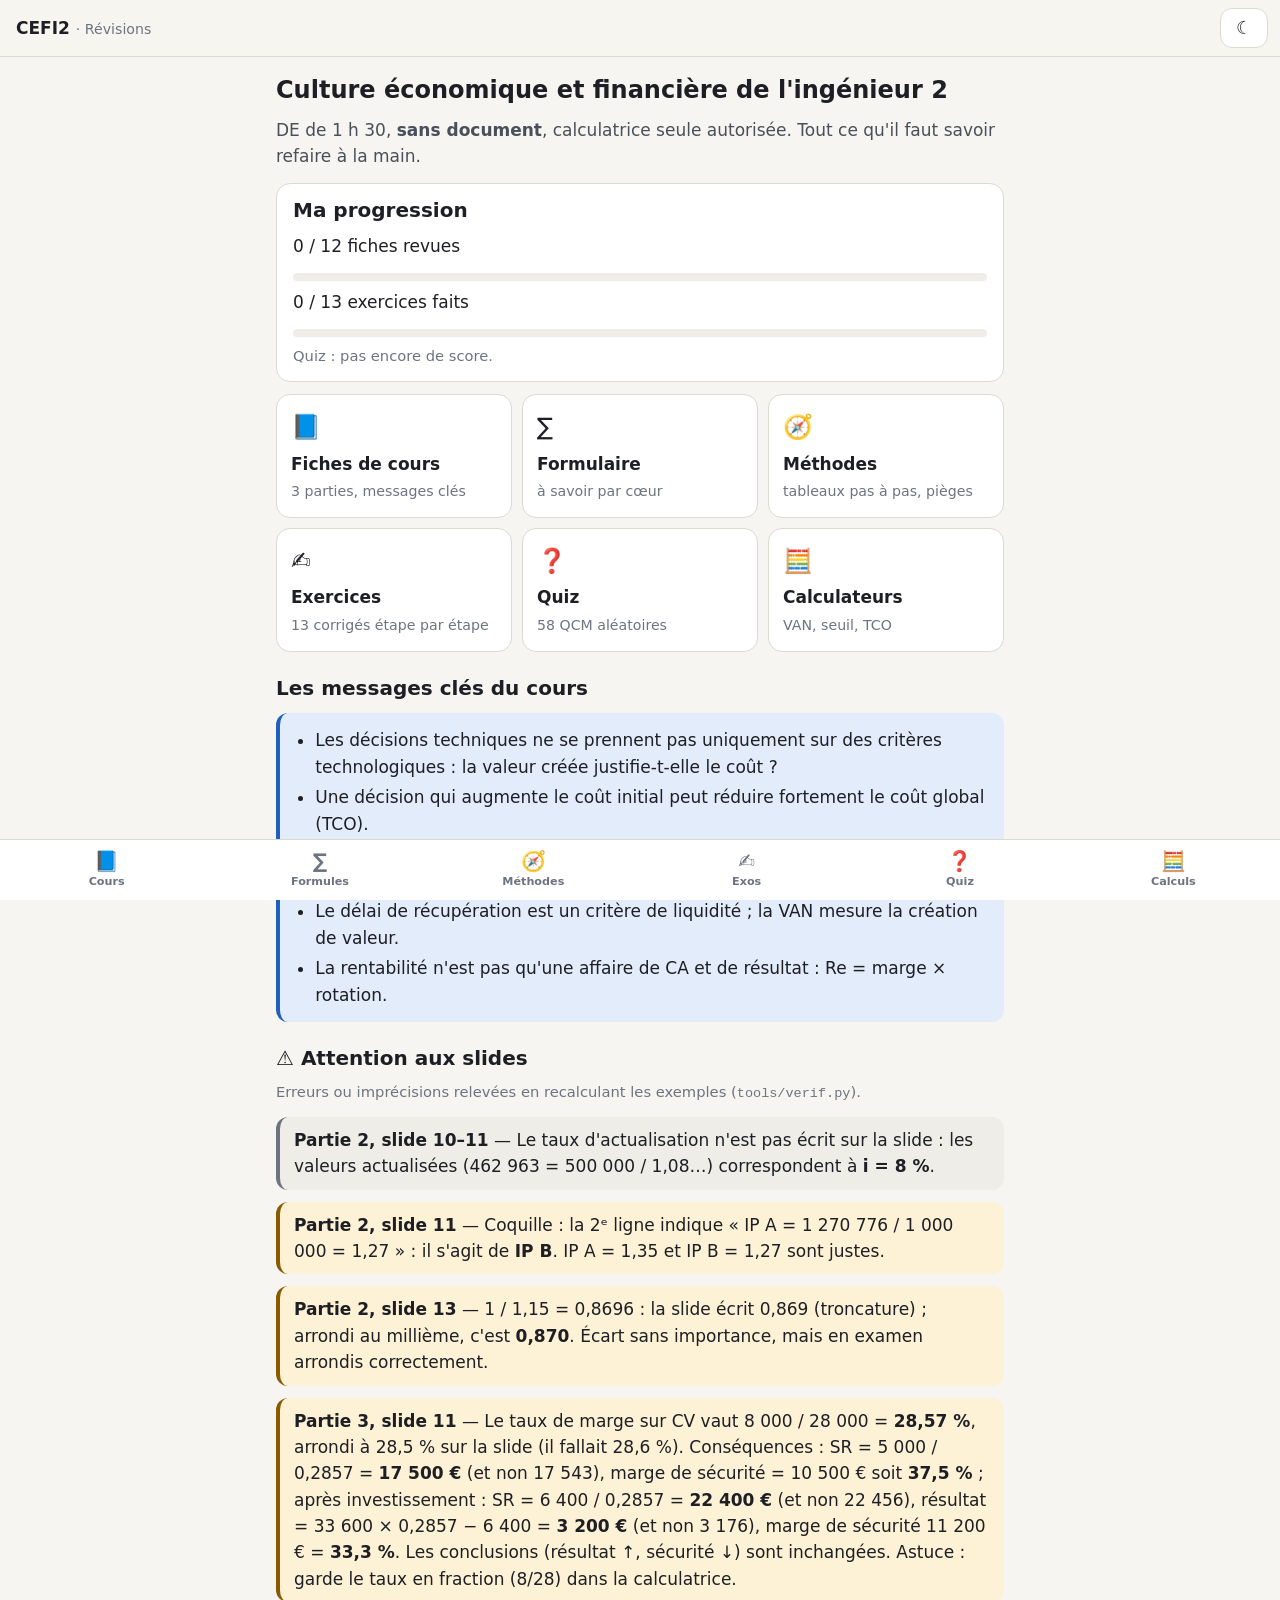
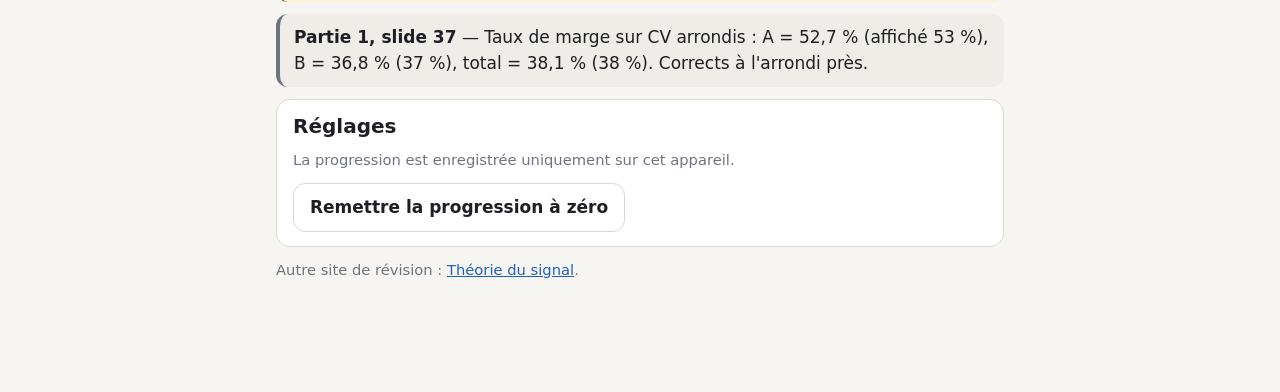
<file: index.html>
<!doctype html>
<html lang="fr">
<head>
<meta charset="utf-8">
<meta name="viewport" content="width=device-width, initial-scale=1, viewport-fit=cover">
<title>CEFI2 Révisions</title>
<meta name="description" content="Révisions de Culture économique et financière de l'ingénieur 2 (Efrei) : fiches, formulaire, méthodes, exercices corrigés, quiz.">
<meta name="theme-color" content="#f6f5f1">
<link rel="manifest" href="manifest.webmanifest">
<link rel="icon" href="icons/icon.svg" type="image/svg+xml">
<link rel="apple-touch-icon" href="icons/icon-180.png">
<script>try{var t=localStorage.getItem("cefi2-theme");if(t)document.documentElement.setAttribute("data-theme",t)}catch(e){}</script>
<link rel="stylesheet" href="css/style.css">
<script src="js/app.js" defer></script>
<script src="js/exos-data.js" defer></script>
<script src="js/quiz-data.js" defer></script>
</head>
<body data-page="accueil">
<header class="top">
  <a class="brand" href="index.html">CEFI2 <small>· Révisions</small></a>
  <span class="offline-badge">hors ligne</span>
  <button class="iconbtn" id="theme-btn" type="button" aria-label="Changer de thème">☾</button>
</header>

<main>
<h1>Culture économique et financière de l'ingénieur 2</h1>
<p class="lead">DE de 1 h 30, <b>sans document</b>, calculatrice seule autorisée. Tout ce qu'il faut savoir refaire à la main.</p>

<div class="card" id="progress">
  <h2 style="margin-top:0">Ma progression</h2>
  <p><span id="pg-fiches">–</span> fiches revues</p>
  <div class="bar"><i id="pg-fiches-bar" style="width:0"></i></div>
  <p><span id="pg-exos">–</span> exercices faits</p>
  <div class="bar"><i id="pg-exos-bar" style="width:0"></i></div>
  <p id="pg-quiz" class="muted">Quiz : pas encore de score.</p>
</div>

<div class="grid g3">
  <a class="tile" href="cours.html"><span class="ic">📘</span><b>Fiches de cours</b><small>3 parties, messages clés</small></a>
  <a class="tile" href="formulaire.html"><span class="ic">∑</span><b>Formulaire</b><small>à savoir par cœur</small></a>
  <a class="tile" href="methodes.html"><span class="ic">🧭</span><b>Méthodes</b><small>tableaux pas à pas, pièges</small></a>
  <a class="tile" href="exercices.html"><span class="ic">✍️</span><b>Exercices</b><small>13 corrigés étape par étape</small></a>
  <a class="tile" href="quiz.html"><span class="ic">❓</span><b>Quiz</b><small id="nq">QCM aléatoires</small></a>
  <a class="tile" href="calculs.html"><span class="ic">🧮</span><b>Calculateurs</b><small>VAN, seuil, TCO</small></a>
</div>

<h2>Les messages clés du cours</h2>
<div class="key"><ul>
  <li>Les décisions techniques ne se prennent pas uniquement sur des critères technologiques : la valeur créée justifie-t-elle le coût ?</li>
  <li>Une décision qui augmente le coût initial peut réduire fortement le coût global (TCO).</li>
  <li>Une innovation a de la valeur parce qu'elle résout un problème, pas parce qu'elle est innovante.</li>
  <li>Le délai de récupération est un critère de liquidité ; la VAN mesure la création de valeur.</li>
  <li>La rentabilité n'est pas qu'une affaire de CA et de résultat : Re = marge × rotation.</li>
</ul></div>

<h2>⚠️ Attention aux slides</h2>
<p class="muted">Erreurs ou imprécisions relevées en recalculant les exemples (<code>tools/verif.py</code>).</p>
<div id="slide-notes"></div>

<div class="card">
  <h2 style="margin-top:0">Réglages</h2>
  <p class="muted">La progression est enregistrée uniquement sur cet appareil.</p>
  <button type="button" class="btn" id="reset">Remettre la progression à zéro</button>
</div>

<p class="muted">Autre site de révision : <a href="signal/">Théorie du signal</a>.</p>
</main>

<nav class="tabs" aria-label="Navigation principale">
  <a href="cours.html" data-page="cours"><span aria-hidden="true">📘</span>Cours</a>
  <a href="formulaire.html" data-page="formulaire"><span aria-hidden="true">∑</span>Formules</a>
  <a href="methodes.html" data-page="methodes"><span aria-hidden="true">🧭</span>Méthodes</a>
  <a href="exercices.html" data-page="exercices"><span aria-hidden="true">✍️</span>Exos</a>
  <a href="quiz.html" data-page="quiz"><span aria-hidden="true">❓</span>Quiz</a>
  <a href="calculs.html" data-page="calculs"><span aria-hidden="true">🧮</span>Calculs</a>
</nav>

<script>
document.addEventListener("DOMContentLoaded", function () {
  var S = window.CefiStore, FICHES = 12;
  function paint() {
    var nf = Object.keys(S.all("fiches")).length;
    var ne = Object.keys(S.all("exos")).length;
    var total = window.CEFI_EXOS ? window.CEFI_EXOS.exos.length : 13;
    document.getElementById("pg-fiches").textContent = nf + " / " + FICHES;
    document.getElementById("pg-fiches-bar").style.width = Math.min(100, 100 * nf / FICHES) + "%";
    document.getElementById("pg-exos").textContent = ne + " / " + total;
    document.getElementById("pg-exos-bar").style.width = (100 * ne / total) + "%";
    var best = S.get("quiz", "best");
    document.getElementById("pg-quiz").textContent = best ? "Quiz : meilleur score " + best.s + " / " + best.n + " (" + Math.round(100 * best.s / best.n) + " %)" : "Quiz : pas encore de score.";
  }
  paint();
  if (window.CEFI_QUIZ) document.getElementById("nq").textContent = window.CEFI_QUIZ.length + " QCM aléatoires";
  if (window.CEFI_EXOS) {
    document.getElementById("slide-notes").innerHTML = window.CEFI_EXOS.slides.map(function (s) {
      return '<div class="' + (s.niveau === "warn" ? "warn" : "info") + '"><p><b>Partie ' + s.partie.slice(1) + ", slide " + s.slide + "</b> — " + s.texte + "</p></div>";
    }).join("");
  }
  document.getElementById("reset").addEventListener("click", function () {
    if (confirm("Effacer toute ta progression (fiches, exercices, quiz) ?")) { S.reset(); paint(); }
  });
});
</script>
</body>
</html>
</file>
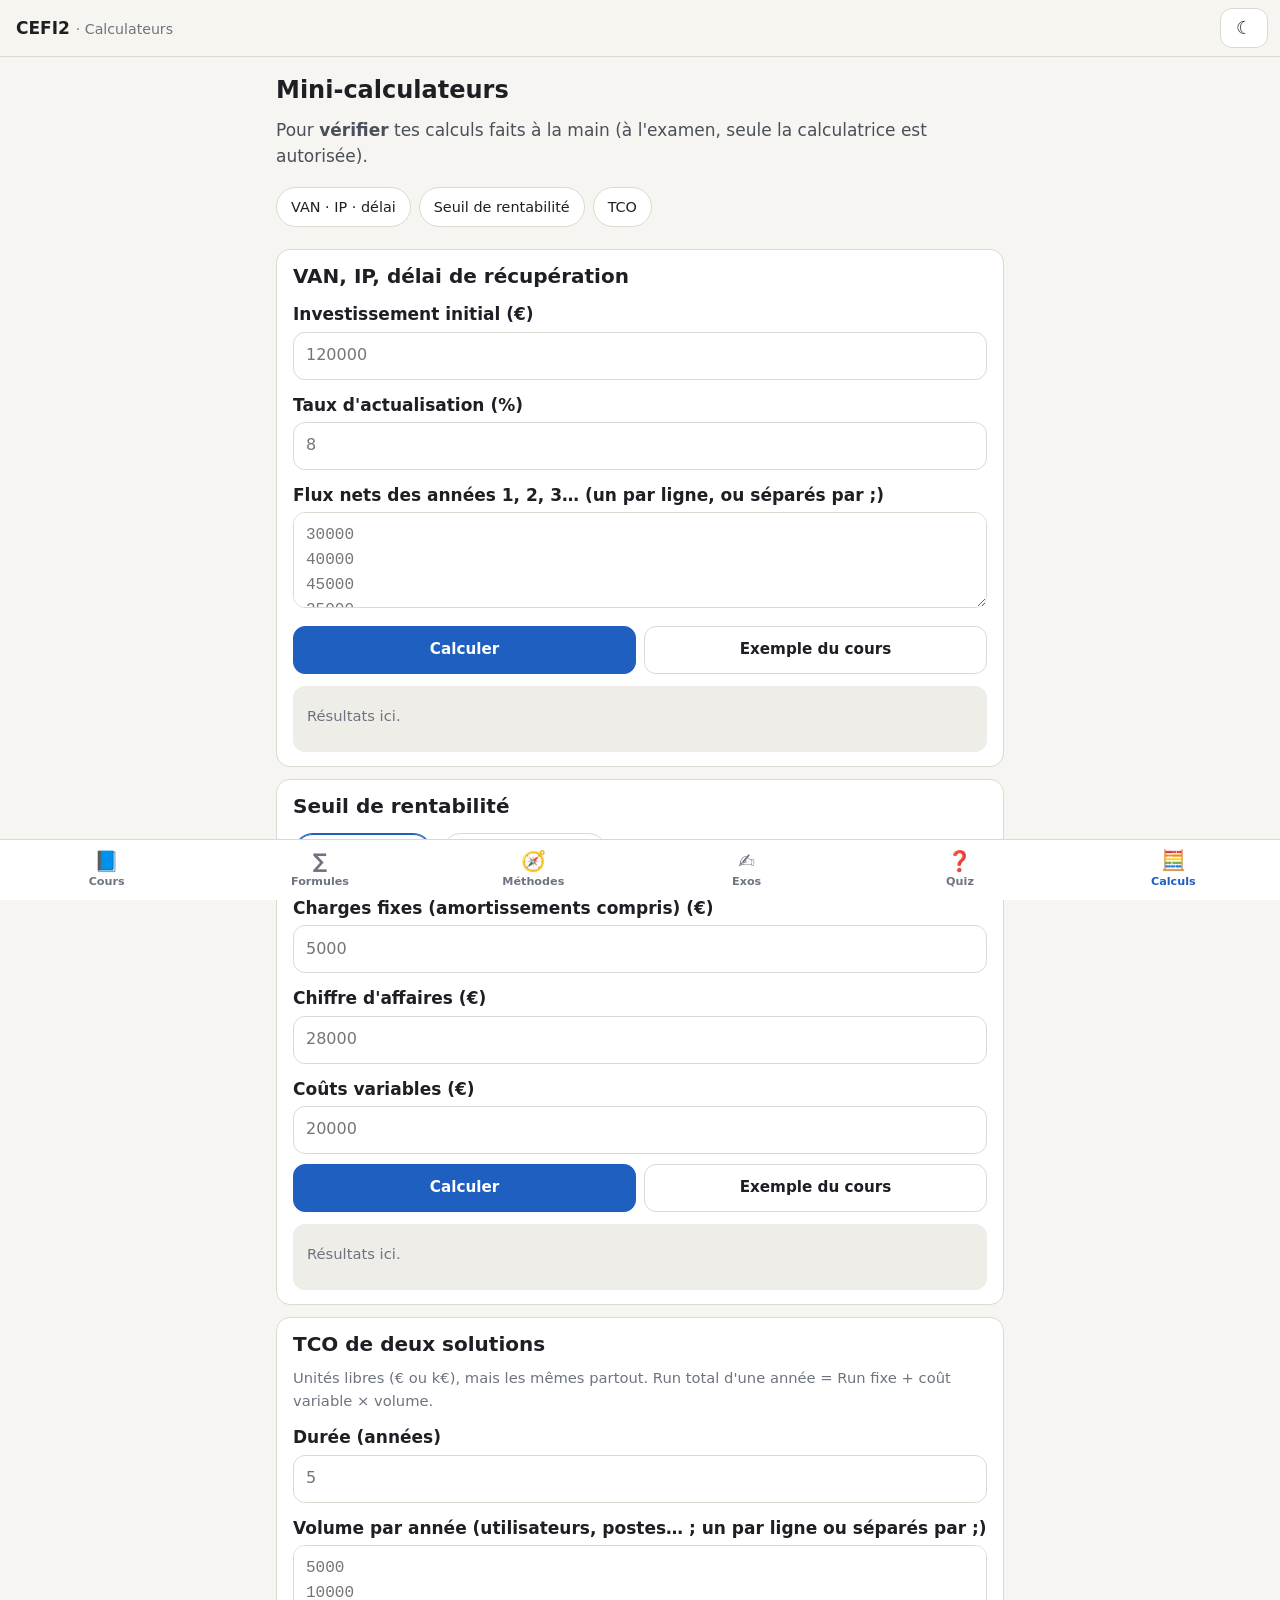
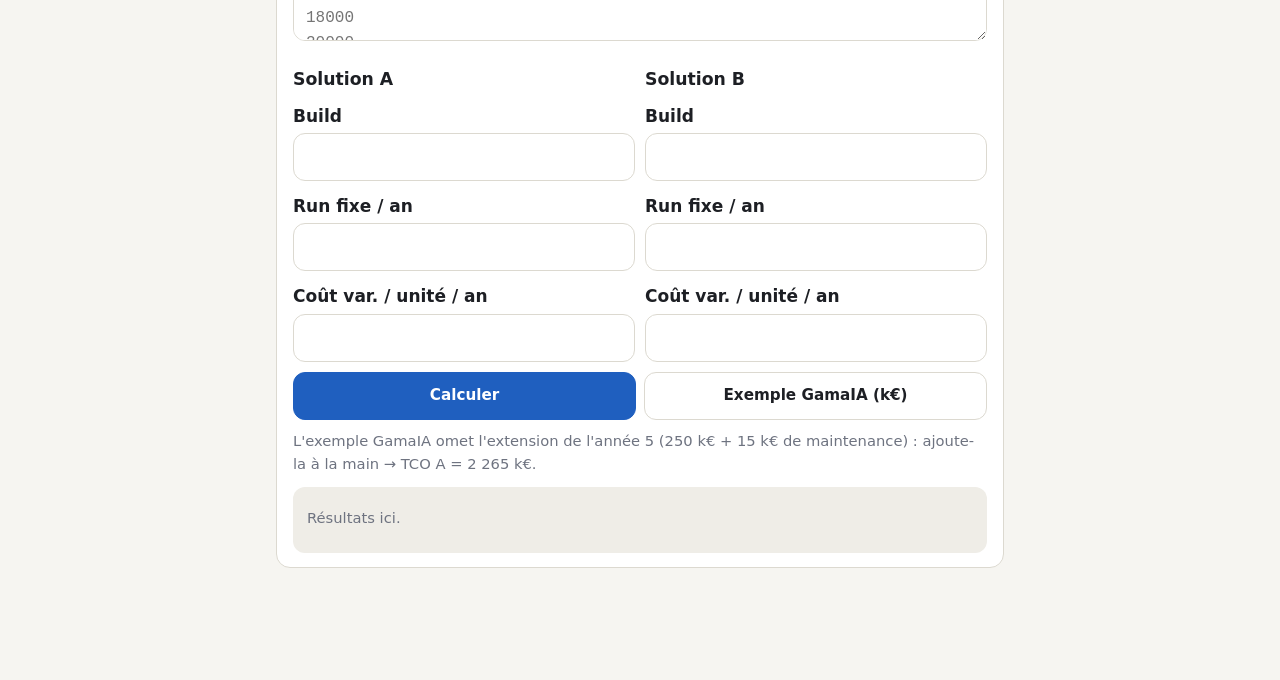
<file: calculs.html>
<!doctype html>
<html lang="fr">
<head>
<meta charset="utf-8">
<meta name="viewport" content="width=device-width, initial-scale=1, viewport-fit=cover">
<title>Calculateurs · CEFI2</title>
<meta name="description" content="Mini-calculateurs CEFI2 : VAN, IP, délai de récupération, seuil de rentabilité, TCO.">
<meta name="theme-color" content="#f6f5f1">
<link rel="manifest" href="manifest.webmanifest">
<link rel="icon" href="icons/icon.svg" type="image/svg+xml">
<link rel="apple-touch-icon" href="icons/icon-180.png">
<script>try{var t=localStorage.getItem("cefi2-theme");if(t)document.documentElement.setAttribute("data-theme",t)}catch(e){}</script>
<link rel="stylesheet" href="css/style.css">
<script src="js/app.js" defer></script>
<script src="js/calc.js" defer></script>
</head>
<body data-page="calculs">
<header class="top">
  <a class="brand" href="index.html">CEFI2 <small>· Calculateurs</small></a>
  <span class="offline-badge">hors ligne</span>
  <button class="iconbtn" id="theme-btn" type="button" aria-label="Changer de thème">☾</button>
</header>

<main>
<h1>Mini-calculateurs</h1>
<p class="lead">Pour <b>vérifier</b> tes calculs faits à la main (à l'examen, seule la calculatrice est autorisée).</p>
<nav class="chips" aria-label="Calculateurs">
  <a href="#c-van">VAN · IP · délai</a><a href="#c-sr">Seuil de rentabilité</a><a href="#c-tco">TCO</a>
</nav>

<section class="card" id="c-van">
  <h2>VAN, IP, délai de récupération</h2>
  <label class="fld" for="v-i0">Investissement initial (€)</label>
  <input id="v-i0" type="text" inputmode="decimal" placeholder="120000">
  <label class="fld" for="v-rate">Taux d'actualisation (%)</label>
  <input id="v-rate" type="text" inputmode="decimal" placeholder="8">
  <label class="fld" for="v-flows">Flux nets des années 1, 2, 3… (un par ligne, ou séparés par ;)</label>
  <textarea id="v-flows" placeholder="30000&#10;40000&#10;45000&#10;35000&#10;30000"></textarea>
  <div class="btnrow">
    <button type="button" class="btn primary" id="v-go">Calculer</button>
    <button type="button" class="btn" data-calc="v" data-example='{"v-i0":"1000000","v-rate":"8","v-flows":"500000\n500000\n350000\n250000"}'>Exemple du cours</button>
  </div>
  <div id="v-out" class="out" aria-live="polite"><p class="muted">Résultats ici.</p></div>
</section>

<section class="card" id="c-sr">
  <h2>Seuil de rentabilité</h2>
  <div class="chips" role="radiogroup" aria-label="Mode">
    <label class="chip"><input type="radio" name="s-mode" value="global" checked> En CA global</label>
    <label class="chip"><input type="radio" name="s-mode" value="unit"> Par unité / client</label>
  </div>
  <label class="fld" for="s-cf">Charges fixes (amortissements compris) (€)</label>
  <input id="s-cf" type="text" inputmode="decimal" placeholder="5000">
  <div id="s-global">
    <label class="fld" for="s-ca">Chiffre d'affaires (€)</label>
    <input id="s-ca" type="text" inputmode="decimal" placeholder="28000">
    <label class="fld" for="s-cv">Coûts variables (€)</label>
    <input id="s-cv" type="text" inputmode="decimal" placeholder="20000">
  </div>
  <div id="s-unit" hidden>
    <label class="fld" for="s-pu">Prix unitaire (€)</label>
    <input id="s-pu" type="text" inputmode="decimal" placeholder="15000">
    <label class="fld" for="s-cvu">Coût variable unitaire (€)</label>
    <input id="s-cvu" type="text" inputmode="decimal" placeholder="3000">
    <label class="fld" for="s-q">Quantité prévue (facultatif)</label>
    <input id="s-q" type="text" inputmode="decimal" placeholder="60">
  </div>
  <div class="btnrow">
    <button type="button" class="btn primary" id="s-go">Calculer</button>
    <button type="button" class="btn" data-calc="s" data-example='{"mode":"global","s-cf":"5000","s-ca":"28000","s-cv":"20000"}'>Exemple du cours</button>
  </div>
  <div id="s-out" class="out" aria-live="polite"><p class="muted">Résultats ici.</p></div>
</section>

<section class="card" id="c-tco">
  <h2>TCO de deux solutions</h2>
  <p class="muted">Unités libres (€ ou k€), mais les mêmes partout. Run total d'une année = Run fixe + coût variable × volume.</p>
  <label class="fld" for="t-n">Durée (années)</label>
  <input id="t-n" type="text" inputmode="numeric" placeholder="5">
  <label class="fld" for="t-vol">Volume par année (utilisateurs, postes… ; un par ligne ou séparés par ;)</label>
  <textarea id="t-vol" placeholder="5000&#10;10000&#10;18000&#10;30000&#10;45000"></textarea>
  <div class="grid">
    <div>
      <h3>Solution A</h3>
      <label class="fld" for="t-ab">Build</label><input id="t-ab" type="text" inputmode="decimal">
      <label class="fld" for="t-af">Run fixe / an</label><input id="t-af" type="text" inputmode="decimal">
      <label class="fld" for="t-av">Coût var. / unité / an</label><input id="t-av" type="text" inputmode="decimal">
    </div>
    <div>
      <h3>Solution B</h3>
      <label class="fld" for="t-bb">Build</label><input id="t-bb" type="text" inputmode="decimal">
      <label class="fld" for="t-bf">Run fixe / an</label><input id="t-bf" type="text" inputmode="decimal">
      <label class="fld" for="t-bv">Coût var. / unité / an</label><input id="t-bv" type="text" inputmode="decimal">
    </div>
  </div>
  <div class="btnrow">
    <button type="button" class="btn primary" id="t-go">Calculer</button>
    <button type="button" class="btn" data-calc="t" data-example='{"t-n":"5","t-vol":"5000\n10000\n18000\n30000\n45000","t-ab":"750","t-af":"250","t-av":"0","t-bb":"80","t-bf":"330","t-bv":"0,0042"}'>Exemple GamaIA (k€)</button>
  </div>
  <p class="muted">L'exemple GamaIA omet l'extension de l'année 5 (250 k€ + 15 k€ de maintenance) : ajoute-la à la main → TCO A = 2 265 k€.</p>
  <div id="t-out" class="out" aria-live="polite"><p class="muted">Résultats ici.</p></div>
</section>
</main>

<nav class="tabs" aria-label="Navigation principale">
  <a href="cours.html" data-page="cours"><span aria-hidden="true">📘</span>Cours</a>
  <a href="formulaire.html" data-page="formulaire"><span aria-hidden="true">∑</span>Formules</a>
  <a href="methodes.html" data-page="methodes"><span aria-hidden="true">🧭</span>Méthodes</a>
  <a href="exercices.html" data-page="exercices"><span aria-hidden="true">✍️</span>Exos</a>
  <a href="quiz.html" data-page="quiz"><span aria-hidden="true">❓</span>Quiz</a>
  <a href="calculs.html" data-page="calculs"><span aria-hidden="true">🧮</span>Calculs</a>
</nav>
</body>
</html>
</file>
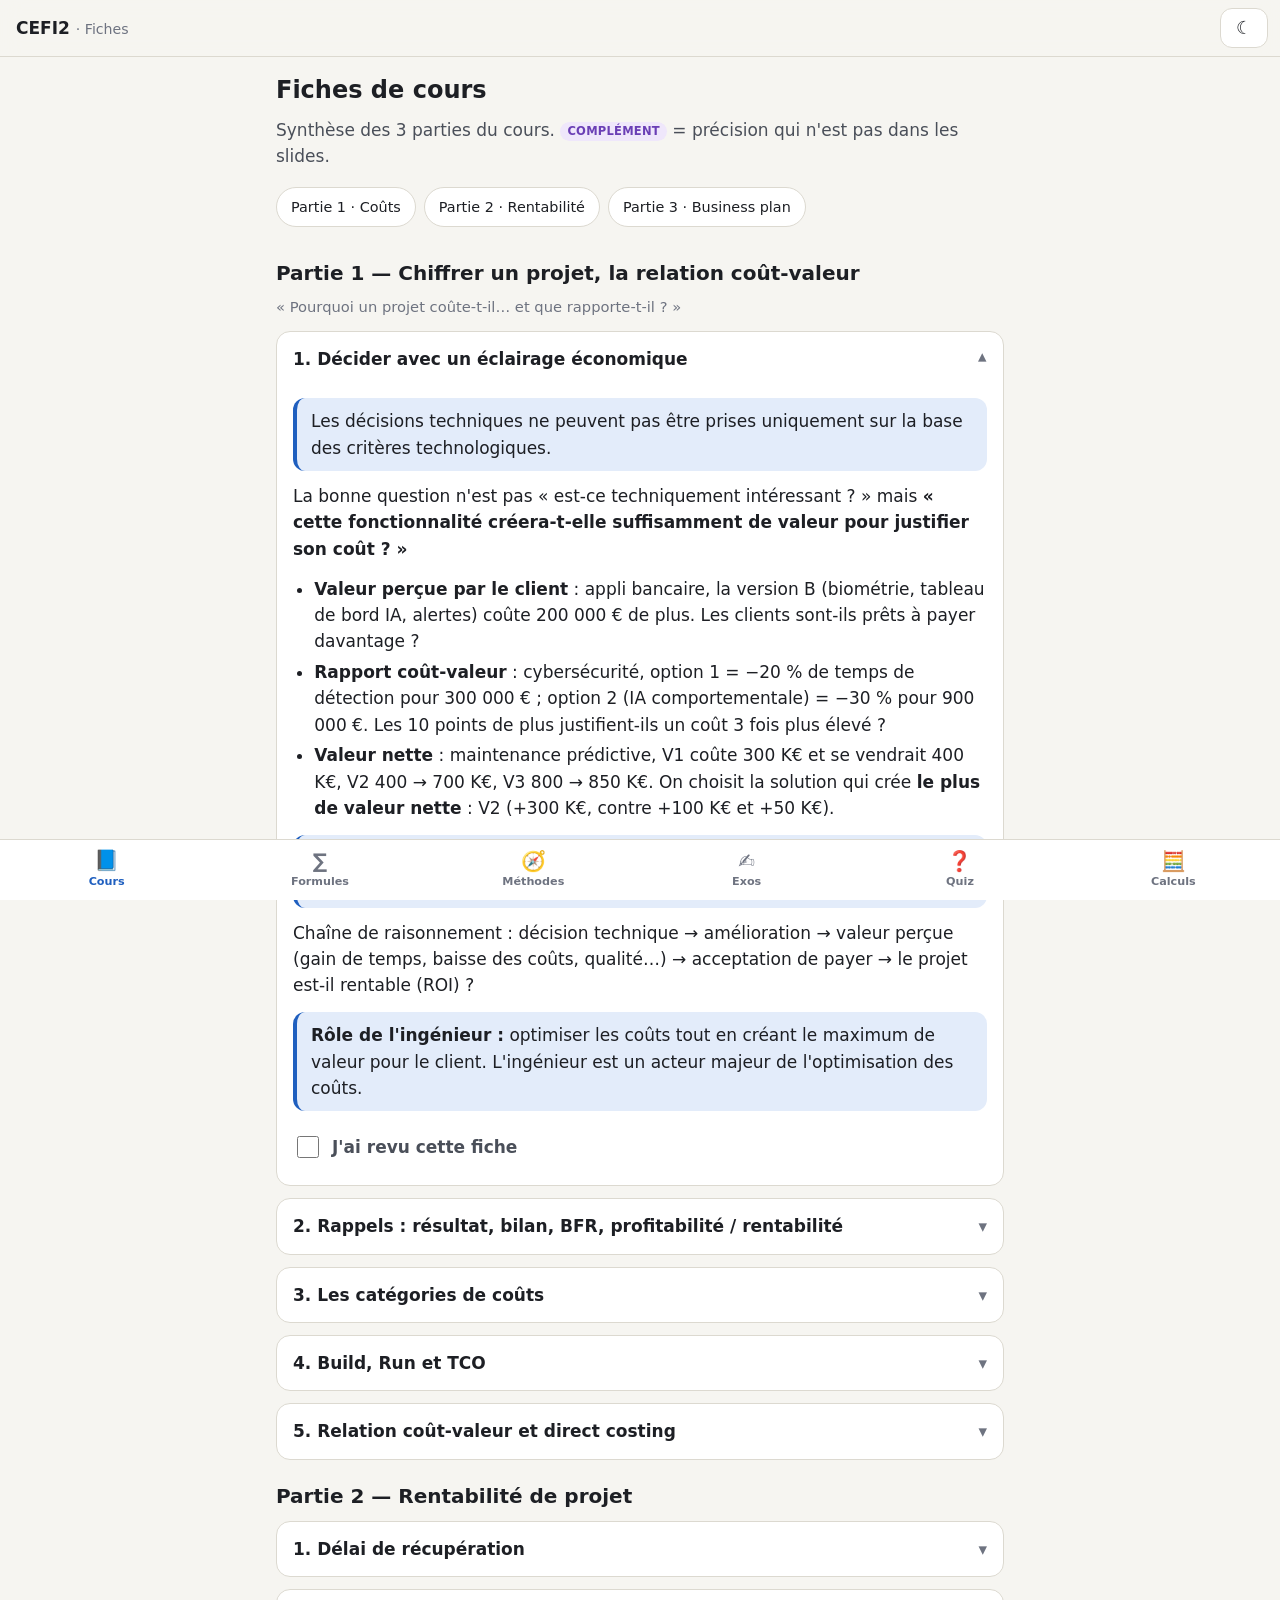
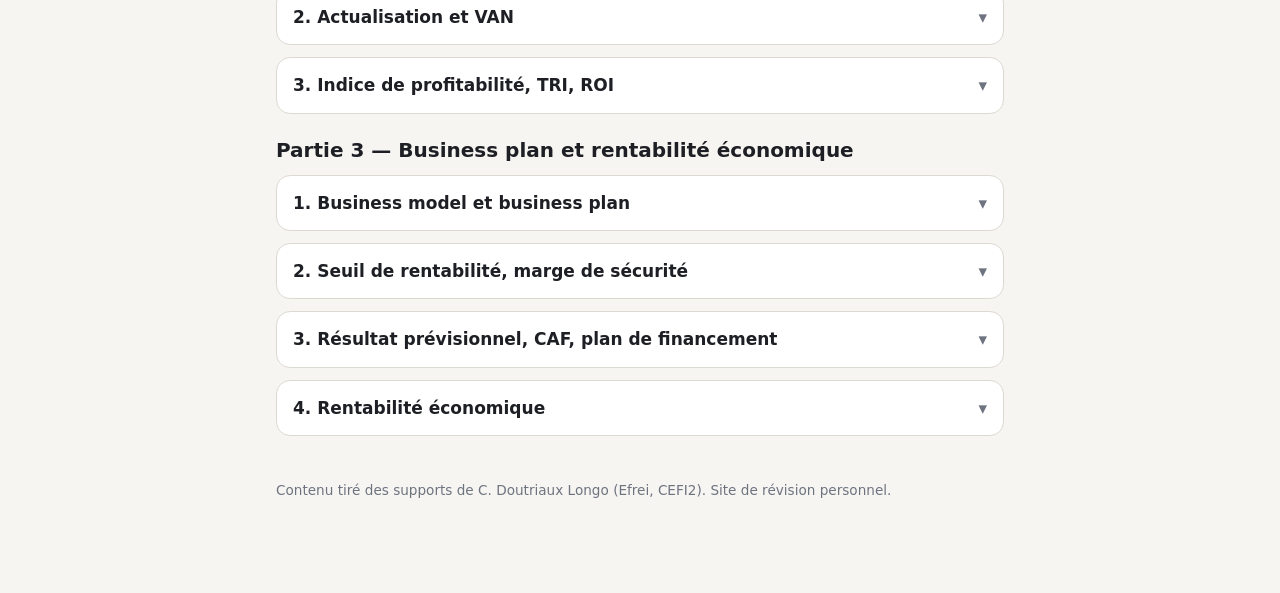
<file: cours.html>
<!doctype html>
<html lang="fr">
<head>
<meta charset="utf-8">
<meta name="viewport" content="width=device-width, initial-scale=1, viewport-fit=cover">
<title>Fiches de cours · CEFI2</title>
<meta name="description" content="Fiches de cours CEFI2 : coûts, rentabilité de projet, business plan.">
<meta name="theme-color" content="#f6f5f1">
<link rel="manifest" href="manifest.webmanifest">
<link rel="icon" href="icons/icon.svg" type="image/svg+xml">
<link rel="apple-touch-icon" href="icons/icon-180.png">
<script>try{var t=localStorage.getItem("cefi2-theme");if(t)document.documentElement.setAttribute("data-theme",t)}catch(e){}</script>
<link rel="stylesheet" href="css/style.css">
<script src="js/app.js" defer></script>
</head>
<body data-page="cours">
<header class="top">
  <a class="brand" href="index.html">CEFI2 <small>· Fiches</small></a>
  <span class="offline-badge">hors ligne</span>
  <button class="iconbtn" id="theme-btn" type="button" aria-label="Changer de thème">☾</button>
</header>

<main>
<h1>Fiches de cours</h1>
<p class="lead">Synthèse des 3 parties du cours. <span class="tag">complément</span> = précision qui n'est pas dans les slides.</p>
<nav class="chips" aria-label="Parties">
  <a href="#p1">Partie 1 · Coûts</a>
  <a href="#p2">Partie 2 · Rentabilité</a>
  <a href="#p3">Partie 3 · Business plan</a>
</nav>

<!-- ======================================================= PARTIE 1 -->
<h2 id="p1">Partie 1 — Chiffrer un projet, la relation coût-valeur</h2>
<p class="muted">« Pourquoi un projet coûte-t-il… et que rapporte-t-il ? »</p>

<details class="fold" id="p1-valeur" open>
<summary>1. Décider avec un éclairage économique</summary>
<div class="body">
  <div class="key"><p>Les décisions techniques ne peuvent pas être prises uniquement sur la base des critères technologiques.</p></div>
  <p>La bonne question n'est pas « est-ce techniquement intéressant ? » mais <b>« cette fonctionnalité créera-t-elle suffisamment de valeur pour justifier son coût ? »</b></p>
  <ul>
    <li><b>Valeur perçue par le client</b> : appli bancaire, la version B (biométrie, tableau de bord IA, alertes) coûte 200 000 € de plus. Les clients sont-ils prêts à payer davantage ?</li>
    <li><b>Rapport coût-valeur</b> : cybersécurité, option 1 = −20 % de temps de détection pour 300 000 € ; option 2 (IA comportementale) = −30 % pour 900 000 €. Les 10 points de plus justifient-ils un coût 3 fois plus élevé ?</li>
    <li><b>Valeur nette</b> : maintenance prédictive, V1 coûte 300 K€ et se vendrait 400 K€, V2 400 → 700 K€, V3 800 → 850 K€. On choisit la solution qui crée <b>le plus de valeur nette</b> : V2 (+300 K€, contre +100 K€ et +50 K€).</li>
  </ul>
  <div class="key"><p>Une performance technique plus élevée n'a d'intérêt que si le client la perçoit comme une valeur supplémentaire et qu'il est prêt à la payer.</p></div>
  <p>Chaîne de raisonnement : décision technique → amélioration → valeur perçue (gain de temps, baisse des coûts, qualité…) → acceptation de payer → le projet est-il rentable (ROI) ?</p>
  <div class="key"><p><b>Rôle de l'ingénieur :</b> optimiser les coûts tout en créant le maximum de valeur pour le client. L'ingénieur est un acteur majeur de l'optimisation des coûts.</p></div>
  <label class="done-toggle"><input type="checkbox" data-done="p1-valeur"> J'ai revu cette fiche</label>
</div>
</details>

<details class="fold" id="p1-rappels">
<summary>2. Rappels : résultat, bilan, BFR, profitabilité / rentabilité</summary>
<div class="body">
  <ul>
    <li><b>Résultat</b> = produits − charges (bénéfice ou perte). Il décrit l'activité et enrichit ou appauvrit le patrimoine.</li>
    <li><b>Bilan</b> = patrimoine de l'entreprise à un instant T (ce qu'elle possède et ce qu'elle doit).</li>
    <li>Les décisions techniques impactent la <b>performance</b> (ex. algorithme d'optimisation des livraisons → baisse des coûts de transport) et la <b>structure financière</b> (ex. acheter des serveurs autofinancés → actif ↑ et fonds de roulement ↓ ; le choix d'un fournisseur peut impacter le BFR via les délais de paiement ou un stock minimum).</li>
    <li><b>Résultat ≠ trésorerie</b> : décalages de paiement et charges non décaissables (amortissements).</li>
  </ul>
  <h3>BFR — besoin en fonds de roulement</h3>
  <p>L'argent que l'entreprise doit <b>avancer</b> avant de recevoir l'argent de ses clients. Il y a un BFR dès que la partie du cycle d'exploitation à financer par l'entreprise est supérieure à celle financée par le fournisseur.</p>
  <div class="tw"><table>
    <thead><tr><th>Étape</th><th>Date</th><th>Jour</th></tr></thead>
    <tbody>
      <tr><th>Réception des marchandises</th><td>1er mars</td><td class="n">0</td></tr>
      <tr><th>Paiement du fournisseur</th><td>15 avril</td><td class="n">45</td></tr>
      <tr><th>Vente au client</th><td>15 mai</td><td class="n">75</td></tr>
      <tr><th>Date de paiement prévue</th><td>30 juin</td><td class="n">120</td></tr>
      <tr><th>Paiement effectif du client</th><td>20 juillet</td><td class="n">140</td></tr>
    </tbody></table></div>
  <p>Le fournisseur finance les 45 premiers jours ; l'entreprise finance le reste du stock et les créances clients, soit de J45 à J140 (95 jours).</p>
  <p><b>ESN</b> : elle paie ses salariés chaque mois mais ses clients la règlent plusieurs semaines ou mois après la prestation → besoin de trésorerie permanent = BFR.</p>
  <h3>Profitabilité ≠ rentabilité</h3>
  <dl class="defs">
    <dt>Profitabilité</dt><dd>Rapport du résultat au <b>CA</b> : capacité à générer du profit à partir du CA. EBIT / CA (1 € de CA génère combien de marge opérationnelle ?) ; résultat net / CA = taux de marge bénéficiaire.</dd>
    <dt>Rentabilité</dt><dd>Capacité à dégager du profit à partir des <b>ressources engagées</b>. Rentabilité financière = résultat net / capitaux propres. (Rentabilité économique : voir partie 3.)</dd>
  </dl>
  <label class="done-toggle"><input type="checkbox" data-done="p1-rappels"> J'ai revu cette fiche</label>
</div>
</details>

<details class="fold" id="p1-couts">
<summary>3. Les catégories de coûts</summary>
<div class="body">
  <p><b>Coût</b> = valeur des consommations (achats et charges) nécessaires à la conception, au déploiement et à l'exploitation d'une solution. Il faut valoriser <i>toutes</i> les ressources mobilisées : salaires bruts + charges, licences, matériel de test, serveurs, cloud, déplacements…</p>
  <div class="key"><p>Le coût d'un projet, ce n'est pas que le temps de développement.</p></div>
  <dl class="defs">
    <dt>Charges directes</dt><dd>Directement affectables au projet, produit ou service (ex. les 4 ingénieurs dédiés au projet). Périmètre d'action de l'ingénieur.</dd>
    <dt>Charges indirectes</dt><dd>Communes à plusieurs projets (locaux, réseau informatique, protection du SI…). L'entreprise doit pouvoir les financer : on les affecte aux projets.</dd>
    <dt>Charges variables</dt><dd>Varient avec le niveau d'activité (SaaS : hébergement cloud, stockage, support client).</dd>
    <dt>Charges fixes</dt><dd>Restent identiques quel que soit le niveau d'activité (loyers, abonnements logiciels annuels, une partie des salaires, <b>amortissements</b> des serveurs déjà achetés).</dd>
  </dl>
  <h3>Coûts issus de la gestion</h3>
  <ol>
    <li><b>Coût d'achat</b> = achats + frais d'approvisionnement jusqu'à la mise en stock.</li>
    <li><b>Coût de production</b> = coût d'achat des matières consommées + charges des opérations de production (salaires, amortissements, énergie, location de matériel…).</li>
    <li><b>Coût de distribution</b> (commercialisation, vente) = marketing, publicité, force de vente, livraison, préparation des commandes, SAV…</li>
  </ol>
  <div class="key"><p>Une décision technique peut influer sur la structure des coûts : <b>serveurs achetés</b> → plus de coûts fixes (amortissements) ; <b>cloud</b> → plus de coûts variables. Le choix dépend de la stratégie et des contraintes économiques et financières.</p></div>
  <div class="tw"><table>
    <thead><tr><th>Décision technique</th><th>Conséquence sur les coûts</th><th>Conséquence entreprise</th></tr></thead>
    <tbody>
      <tr><th>Internaliser le développement</th><td>salaires ↑, sous-traitance ↓</td><td>performance</td></tr>
      <tr><th>Passer au cloud</th><td>abonnements ↑, investissements ↓</td><td>patrimoine et performance</td></tr>
      <tr><th>Acheter des serveurs</th><td>amortissements ↑, cloud ↓</td><td>patrimoine et performance</td></tr>
    </tbody></table></div>
  <label class="done-toggle"><input type="checkbox" data-done="p1-couts"> J'ai revu cette fiche</label>
</div>
</details>

<details class="fold" id="p1-tco">
<summary>4. Build, Run et TCO</summary>
<div class="body">
  <p>« Très bien… et après ? » : une fois la solution développée, combien va-t-elle <b>encore</b> coûter ? Les coûts changent selon la phase du cycle de vie.</p>
  <dl class="defs">
    <dt>BUILD (conception – développement)</dt><dd>Analyse des besoins, conception, développement, tests, formation des utilisateurs…</dd>
    <dt>RUN (exploitation, évolution, fin de vie)</dt><dd>Hébergement, licences annuelles, supervision, maintenance, cybersécurité, sauvegarde ; nouvelles fonctionnalités, adaptations réglementaires, modernisation, remplacement ; désinstallation, migration et archivage des données.</dd>
    <dt>TCO — coût total de possession (Total Cost of Ownership)</dt><dd>TCO = Build + Run sur toute la durée de vie.</dd>
  </dl>
  <p><b>Exemple 1</b> (8 ans) : A = 900 K€ de Build + 250 K€ de Run = 1 150 K€ ; B = 500 + 950 = 1 450 K€. B paraît moins chère au départ, A coûte le moins cher à l'entreprise.</p>
  <p><b>Exemple 2</b> : A (code modulaire, documenté) Build 900, Run 8 ans 480 (maintenance 120, évolutions 180, migration 80, remplacement 100) → TCO 1 380 K€ ; B (rapide, peu documenté) Build 600, Run 1 230 (450 + 420 + 180 + 180) → TCO 1 830 K€.</p>
  <div class="key"><p><b>Une décision qui augmente le coût initial peut réduire fortement le coût global.</b></p></div>
  <ul>
    <li>Automatiser les tests → coût initial ↑, coûts de correction ↓</li>
    <li>Code plus maintenable → coûts de maintenance ↓</li>
    <li>Acheter des serveurs → Build ↑, coûts de cloud (Run) ↓</li>
    <li>Utiliser un cloud → Build ↓, coûts d'exploitation (Run) ↑</li>
  </ul>
  <label class="done-toggle"><input type="checkbox" data-done="p1-tco"> J'ai revu cette fiche</label>
</div>
</details>

<details class="fold" id="p1-dc">
<summary>5. Relation coût-valeur et direct costing</summary>
<div class="body">
  <p>La décision dépend de la relation entre coût et valeur créée. Une innovation crée de la valeur si le client perçoit cette valeur <b>et</b> est prêt à la payer.</p>
  <div class="key"><p>Il y a gain pour l'entreprise si la marge dégagée est supérieure aux coûts fixes.</p></div>
  <div class="tw"><table>
    <thead><tr><th>Direct costing</th><th>A</th><th>B</th><th>C</th><th>Total</th></tr></thead>
    <tbody>
      <tr><th>CA</th><td class="n">550 000</td><td class="n">190 000</td><td class="n">200 000</td><td class="n">940 000</td></tr>
      <tr><th>Coûts directs variables</th><td class="n">260 000</td><td class="n">120 000</td><td class="n">202 000</td><td class="n">582 000</td></tr>
      <tr class="tot"><th>Marge sur coûts directs variables</th><td class="n">290 000</td><td class="n">70 000</td><td class="n neg">−2 000</td><td class="n">358 000</td></tr>
      <tr><th>Taux de marge (taux de contribution)</th><td class="n">53 %</td><td class="n">37 %</td><td class="n">–</td><td class="n">38 %</td></tr>
      <tr><th>Coûts fixes indirects</th><td></td><td></td><td></td><td class="n">345 000</td></tr>
      <tr class="tot"><th>Résultat</th><td></td><td></td><td></td><td class="n">13 000</td></tr>
    </tbody></table></div>
  <p>Plus le taux de contribution est élevé, plus le produit contribue à financer les coûts fixes et à la rentabilité globale.</p>
  <p><b>Produit C ?</b> Sa marge est négative (−2 000) : il ne couvre même pas ses coûts variables et ne contribue pas aux coûts fixes. Il faut revoir son prix ou ses coûts, ou envisager de l'arrêter (en vérifiant qu'il ne porte pas les ventes de A ou B <span class="tag">complément</span>).</p>
  <div class="info"><p>Taux exacts : A = 52,7 %, B = 36,8 %, total = 38,1 % (arrondis sur la slide).</p></div>
  <label class="done-toggle"><input type="checkbox" data-done="p1-dc"> J'ai revu cette fiche</label>
</div>
</details>

<!-- ======================================================= PARTIE 2 -->
<h2 id="p2">Partie 2 — Rentabilité de projet</h2>

<details class="fold" id="p2-delai">
<summary>1. Délai de récupération</summary>
<div class="body">
  <p>Deux questions : l'investissement sera-t-il compensé par les gains ? En combien de temps le récupère-t-on ?</p>
  <div class="formula">Délai = temps nécessaire pour que Σ flux cumulés = investissement</div>
  <p>Flux constants : délai = coût du projet / gain annuel. Ex. : solution IA de saisie des factures, coût 150 000 € (développement 120 000 + formation 30 000), gains 50 000 €/an → <b>3 ans</b> (cumuls −100 000, −50 000, 0, +50 000… +250 000 en N8).</p>
  <ul>
    <li>Toujours préciser la <b>durée de vie économique</b> : délai 4 ans pour une durée de vie de 3 ans = projet remplacé avant d'avoir été récupéré ; 5 ans = pourrait être accepté ; 8 ans = OK. (Appli : 3 à 5 ans à titre indicatif.)</li>
    <li>C'est un critère de <b>liquidité</b> plus que de rentabilité : il sélectionne les projets qui rendent vite les capitaux investis. L'entreprise peut fixer une norme (tout projet au-delà d'un délai est rejeté).</li>
    <li><b>Limite</b> : il ignore ce qui se passe après. A (−100 000 ; 40 000 ; 40 000 ; 20 000) et B (même chose puis 20 000/an jusqu'en N8) ont le même délai de 3 ans, mais B crée plus de richesse (+100 000).</li>
    <li>Il ignore aussi le <b>moment</b> où arrivent les flux : deux projets à 1 600 000 € de flux totaux (500/500/350/250 K€ contre 150/300/500/650 K€) ne se valent pas.</li>
  </ul>
  <p>Exemple de l'introduction : un investissement de 800 K€ qui rapporte 1 600 K€ mais n'est rentable qu'au bout de 6 ans → forte probabilité que la technologie soit dépassée, et pendant 6 ans il faut rembourser, payer les salaires, financer les mises à jour.</p>
  <label class="done-toggle"><input type="checkbox" data-done="p2-delai"> J'ai revu cette fiche</label>
</div>
</details>

<details class="fold" id="p2-van">
<summary>2. Actualisation et VAN</summary>
<div class="body">
  <p>Pourquoi 1 € de demain vaut moins que 1 € d'aujourd'hui (prime de 200 000 € en 2027 ou en 2032 ?) :</p>
  <ul>
    <li>plus on encaisse tôt, plus vite on finance ses dépenses ;</li>
    <li>l'investissement a un <b>coût financier</b> (actionnaires qui attendent un retour, ou frais financiers d'un emprunt) ;</li>
    <li>un flux lointain est plus <b>incertain</b> (technologie, concurrence, besoins) ;</li>
    <li><b>coût d'opportunité</b> : ce qui est investi dans le projet ne l'est pas ailleurs.</li>
  </ul>
  <p>Pour comparer, on exprime tout en valeur d'aujourd'hui : c'est l'<b>actualisation</b>. Le <b>taux d'actualisation</b> reflète le coût des capitaux et le risque : coût du capital (coût moyen pondéré des sources de financement), coût d'opportunité, ou taux de rentabilité fixé par l'entreprise.</p>
  <div class="formula">VAN = Σ Flux<sub>t</sub> × (1 + i)<sup>−t</sup> − I<sub>0</sub></div>
  <div class="formula">VAN = F<sub>1</sub>(1+i)<sup>−1</sup> + F<sub>2</sub>(1+i)<sup>−2</sup> + … + F<sub>n</sub>(1+i)<sup>−n</sup> − I<sub>0</sub></div>
  <p>Exemple (taux 8 %, investissement 1 000 000 €) :</p>
  <div class="tw"><table>
    <thead><tr><th>€</th><th>N1</th><th>N2</th><th>N3</th><th>N4</th><th>Total</th></tr></thead>
    <tbody>
      <tr><th>Projet A</th><td class="n">500 000</td><td class="n">500 000</td><td class="n">350 000</td><td class="n">250 000</td><td class="n">1 600 000</td></tr>
      <tr><th>A actualisé</th><td class="n">462 963</td><td class="n">428 669</td><td class="n">277 841</td><td class="n">183 757</td><td class="n">1 353 231</td></tr>
      <tr><th>Projet B</th><td class="n">150 000</td><td class="n">300 000</td><td class="n">500 000</td><td class="n">650 000</td><td class="n">1 600 000</td></tr>
      <tr><th>B actualisé</th><td class="n">138 889</td><td class="n">257 202</td><td class="n">396 916</td><td class="n">477 769</td><td class="n">1 270 776</td></tr>
    </tbody></table></div>
  <p>VAN A = 1 353 231 − 1 000 000 = <b>353 231</b> ; VAN B = <b>270 776</b>. Les deux sont rentables, mais A crée plus de valeur → <b>choix A</b>.</p>
  <div class="key"><p>Un seul projet : on l'accepte si <b>VAN &gt; 0</b>. Plusieurs projets : on choisit la VAN la plus élevée.</p></div>
  <div class="info"><p>Le taux (8 %) n'est pas écrit sur la slide : on le retrouve car 462 963 = 500 000 / 1,08. La slide additionne les valeurs exactes (1 353 231) ; en additionnant les flux déjà arrondis à l'euro, comme sur ce site, on trouve 1 353 230 €. Les deux sont justes.</p></div>
  <label class="done-toggle"><input type="checkbox" data-done="p2-van"> J'ai revu cette fiche</label>
</div>
</details>

<details class="fold" id="p2-ip">
<summary>3. Indice de profitabilité, TRI, ROI</summary>
<div class="body">
  <div class="formula">IP = Σ flux actualisés / investissement</div>
  <p>IP A = 1 353 231 / 1 000 000 = <b>1,35</b> : pour 1 € investi aujourd'hui, le projet génère 1,35 € de valeur actuelle, soit 0,35 € de richesse supplémentaire. IP B = 1,27.</p>
  <div class="warn"><p>⚠️ Coquille sur la slide 11 : la ligne « IP A = 1 270 776 / 1 000 000 = 1,27 » concerne <b>IP B</b>.</p></div>
  <p>IP &gt; 1 ⇔ VAN &gt; 0. <span class="tag">complément</span> L'IP permet de comparer des projets de tailles différentes (richesse créée par euro investi).</p>
  <h3>TRI — taux interne de rentabilité</h3>
  <p>Le taux d'actualisation mesure ce que l'entreprise exige pour investir. Si la VAN est positive à 8 %, elle s'annule pour un taux plus élevé, par exemple 12 % : le projet supporte un coût du capital jusqu'à 12 %, il génère un rendement interne de 12 %.</p>
  <div class="formula">TRI = taux i tel que VAN(i) = 0</div>
  <p><span class="tag">complément</span> On accepte le projet si TRI &gt; taux exigé. Sans tableur, on le trouve par essais successifs (calculateur de ce site).</p>
  <h3>ROI</h3>
  <div class="formula">ROI = bénéfices générés par l'investissement / investissement initial</div>
  <p>Souvent utilisé mais moins intéressant. <b>Limites :</b> il ne tient compte ni du temps, ni du risque, ni du coût du capital, et peut faire passer pour équivalents des projets très différents.</p>
  <h3>Remarques</h3>
  <ul>
    <li><b>Arbitrage liquidité / rentabilité</b> : on peut préférer récupérer vite sa mise (moins de risque, obsolescence) plutôt qu'une rentabilité supérieure, surtout pour des investissements courts (&lt; 5 ans).</li>
    <li>L'argent n'a pas la même valeur dans le temps : 1 € placé à 15 % vaut 1,15 € dans un an ; 1 € de N+1 vaut 1 / 1,15 = 0,870 € aujourd'hui.</li>
  </ul>
  <div class="warn"><p>⚠️ La slide 13 écrit 0,869 : c'est une troncature, l'arrondi au millième de 0,86957 est <b>0,870</b>.</p></div>
  <label class="done-toggle"><input type="checkbox" data-done="p2-ip"> J'ai revu cette fiche</label>
</div>
</details>

<!-- ======================================================= PARTIE 3 -->
<h2 id="p3">Partie 3 — Business plan et rentabilité économique</h2>

<details class="fold" id="p3-bp">
<summary>1. Business model et business plan</summary>
<div class="body">
  <p>Démarche : valeur apportée au client → coûts générés (chiffrage) → niveau d'activité plancher (SR) → rentabilité suffisante pour justifier l'investissement ? → le projet est-il viable, peut-on le financer ? (business plan)</p>
  <dl class="defs">
    <dt>Business plan</dt><dd>Démontre la faisabilité économique et financière d'un projet : comment le résultat est généré, les leviers de performance, comment il est financé, les conséquences financières. Il formalise le projet, explique la création de valeur et confirme la pertinence économique du modèle. Questions : combien cela va coûter, rapporter, combien faudra-t-il financer ?</dd>
    <dt>Business model (modèle d'affaires)</dt><dd>En amont des chiffres : comment l'entreprise <b>crée, délivre et capte</b> de la valeur, quelle que soit sa phase de développement.</dd>
    <dt>Business Model Canvas</dt><dd>Outil d'analyse et de conception stratégique (création d'entreprise, lancement d'un produit numérique).</dd>
  </dl>
  <div class="bmc">
    <div><b>Partenaires clés</b> : quels partenaires sont nécessaires ?</div>
    <div><b>Activités clés</b></div>
    <div><b>Ressources clés</b> : quelles ressources ?</div>
    <div><b>Proposition de valeur</b> : nouveaux produits, moins chers, personnalisés, expérience utilisateur, durabilité…</div>
    <div><b>Relations avec les clients</b></div>
    <div><b>Canaux de distribution</b> : comment atteindre les clients ?</div>
    <div><b>Segments de clientèle</b> : qui sont les clients ?</div>
    <div><b>Structure de coûts</b></div>
    <div><b>Sources de revenus</b></div>
  </div>
  <h3>Les 5 étapes du business plan</h3>
  <ol>
    <li><b>Proposition de valeur</b> : pourquoi le client achèterait ? Problème identifié (ex. pannes aléatoires, arrêts coûteux) → réponse (ex. −30 % de pannes, maintenance moins chère).</li>
    <li><b>Chiffrer le projet</b> : coûts (Build, Run, CF et CV), revenus (nombre de clients × prix), seuil de rentabilité.</li>
    <li><b>Résultat prévisionnel</b> simplifié (CA → CAF).</li>
    <li><b>Rentabilité du projet</b> : délai de récupération, VAN.</li>
    <li><b>Plan de financement</b> : les ressources suffisent-elles à couvrir les besoins ?</li>
  </ol>
  <div class="key"><p>Une innovation a de la valeur non pas parce qu'elle est innovante, mais parce qu'elle résout un problème.</p></div>
  <label class="done-toggle"><input type="checkbox" data-done="p3-bp"> J'ai revu cette fiche</label>
</div>
</details>

<details class="fold" id="p3-sr">
<summary>2. Seuil de rentabilité, marge de sécurité</summary>
<div class="body">
  <p>Niveau des ventes à partir duquel on commence à faire du bénéfice (le projet couvre ses coûts). Pertinent pour un produit ou une activité homogène, beaucoup moins pour un portefeuille de projets.</p>
  <div class="formula">MCV = CA − CV</div>
  <div class="formula">TMCV = MCV / CA</div>
  <div class="formula">Au seuil : TMCV × CA = CF  ⇒  SR = CF / TMCV</div>
  <p><span class="tag">complément</span> Marge de sécurité = CA − SR (en % : (CA − SR) / CA) ; seuil en quantité = CF / MCV unitaire, arrondi à l'unité supérieure.</p>
  <p><b>Exemple</b> : CA 28 000, CV 20 000, CF 5 000, résultat 3 000. TMCV = 8 000 / 28 000 = 28,57 %. SR = 5 000 / 0,2857 = <b>17 500 €</b>. Le CA peut baisser de 10 500 € (37,5 %) avant d'entrer en zone de perte.</p>
  <p>Un investissement fait monter le CA de 20 % (33 600 €) mais les CF de 28 % (6 400 €) : SR = 22 400 €, résultat = 33 600 × 28,57 % − 6 400 = 3 200 € (↑), marge de sécurité = 33,3 % (↓). <b>Que privilégier, le résultat ou la sécurité ?</b></p>
  <div class="warn"><p>⚠️ La slide arrondit le TMCV à 28,5 % (au lieu de 28,57 %) et obtient SR = 17 543, 22 456 et un résultat de 3 176. Les valeurs exactes sont 17 500, 22 400 et 3 200 ; la marge de sécurité initiale est 37,5 %. Les conclusions ne changent pas. En examen, garde la fraction 8 000/28 000 dans la calculatrice.</p></div>
  <label class="done-toggle"><input type="checkbox" data-done="p3-sr"> J'ai revu cette fiche</label>
</div>
</details>

<details class="fold" id="p3-cr">
<summary>3. Résultat prévisionnel, CAF, plan de financement</summary>
<div class="body">
  <div class="tw"><table>
    <thead><tr><th>Résultat prévisionnel</th><th>Année 1</th><th>Année 2</th><th>Année 3</th></tr></thead>
    <tbody>
      <tr><th>CA</th><td></td><td></td><td></td></tr><tr><th>− CV</th><td></td><td></td><td></td></tr>
      <tr><th>− CF</th><td></td><td></td><td></td></tr><tr><th>− Amortissements</th><td></td><td></td><td></td></tr>
      <tr class="tot"><th>= REX</th><td></td><td></td><td></td></tr><tr><th>− Frais financiers</th><td></td><td></td><td></td></tr>
      <tr class="tot"><th>= Résultat avant IS</th><td></td><td></td><td></td></tr><tr><th>− IS</th><td></td><td></td><td></td></tr>
      <tr class="tot"><th>= Résultat net</th><td></td><td></td><td></td></tr>
      <tr class="tot"><th>CAF (flux nets potentiels de trésorerie)</th><td></td><td></td><td></td></tr>
    </tbody></table></div>
  <p>CAF = résultat net + amortissements <span class="tag">complément</span> (l'amortissement est une charge qui ne sort pas de la trésorerie).</p>
  <h3>Plan de financement</h3>
  <p>Vérifie que les ressources financières suffisent à financer le projet (comparaison besoins / ressources).</p>
  <div class="tw"><table>
    <thead><tr><th></th><th>N</th><th>N+1</th><th>N+2</th></tr></thead>
    <tbody>
      <tr><th>Ressources propres</th><td></td><td></td><td></td></tr><tr><th>Emprunts</th><td></td><td></td><td></td></tr>
      <tr><th>CAF</th><td></td><td></td><td></td></tr><tr class="tot"><th>Ressources</th><td></td><td></td><td></td></tr>
      <tr><th>Investissements</th><td></td><td></td><td></td></tr><tr><th>Besoins d'exploitation (BFR)</th><td></td><td></td><td></td></tr>
      <tr class="tot"><th>Besoins</th><td></td><td></td><td></td></tr>
      <tr><th>Flux net de trésorerie</th><td></td><td></td><td></td></tr><tr class="tot"><th>Flux nets cumulés</th><td></td><td></td><td></td></tr>
    </tbody></table></div>
  <p><b>BFR</b> : l'argent immobilisé temporairement pour faire fonctionner l'activité avant d'encaisser (licences payées d'avance, abonnements cloud, salaires versés avant le paiement des clients…).</p>
  <ul>
    <li>Le projet engage des dépenses avant d'enregistrer des recettes : stock si marchandises ; pour une prestation, charges à avancer avant de facturer (coût d'une journée de travail toutes charges comprises × nombre de jours).</li>
    <li>Décalages entre dépenses et recettes dus aux délais de paiement.</li>
    <li>Indispensable au plan de financement. On ne connaît pas les encours : moyenne du secteur ou % du CA. Ne pas oublier qu'il <b>varie avec le CA</b>.</li>
  </ul>
  <label class="done-toggle"><input type="checkbox" data-done="p3-cr"> J'ai revu cette fiche</label>
</div>
</details>

<details class="fold" id="p3-re">
<summary>4. Rentabilité économique</summary>
<div class="body">
  <p>A et B dégagent chacun 100 k€ de résultat. A a mobilisé 500 k€ de capitaux, B 1 000 k€ : <b>A est plus performant</b> (même résultat avec moins de ressources).</p>
  <div class="key"><p>La rentabilité n'est pas qu'une affaire de CA et de résultat.</p></div>
  <div class="formula">Ressources économiques (capital économique) = investissements + BFR</div>
  <div class="formula">Re = REX (ou EBE) / ressources économiques mobilisées</div>
  <div class="formula">Re = (REX / CA) × (CA / ressources économiques)</div>
  <div class="formula">Re = taux de marge opérationnelle × taux de rotation de l'actif économique</div>
  <ul>
    <li><b>Taux de marge</b> : efficacité opérationnelle (revenus et maîtrise des coûts).</li>
    <li><b>Rotation de l'actif</b> : capacité à générer de l'activité à partir des ressources mobilisées (attention au surdimensionnement).</li>
  </ul>
  <div class="tw"><table>
    <thead><tr><th>k€</th><th>A mutualisé</th><th>B dédié</th><th>B (variante)</th></tr></thead>
    <tbody>
      <tr><th>Gains économiques (ou CA)</th><td class="n">1 500</td><td class="n">600</td><td class="n">600</td></tr>
      <tr><th>Coûts d'exploitation</th><td class="n">1 350</td><td class="n">480</td><td class="n">540</td></tr>
      <tr class="tot"><th>REX</th><td class="n">150</td><td class="n">120</td><td class="n">60</td></tr>
      <tr><th>Actif économique</th><td class="n">500</td><td class="n">800</td><td class="n">800</td></tr>
      <tr><th>Taux de marge</th><td class="n">10 %</td><td class="n">20 %</td><td class="n">10 %</td></tr>
      <tr><th>Rotation</th><td class="n">3</td><td class="n">0,75</td><td class="n">0,75</td></tr>
      <tr class="tot"><th>Rentabilité économique</th><td class="n">30 %</td><td class="n">15 %</td><td class="n">7,5 %</td></tr>
    </tbody></table></div>
  <p>B a la meilleure marge (ses économies sont plus fortes par rapport à ses coûts), mais A utilise bien mieux ses ressources (plus d'économies par euro investi) : <b>A est le plus performant</b>. Dans la variante, même marge (10 %) : l'écart vient uniquement de la rotation.</p>
  <p class="muted">Si le projet vend des produits, on prend le CA ; ici il génère des économies de coûts.</p>
  <div class="key"><p>Un projet n'est pas performant parce qu'il dégage un bénéfice. Il est performant s'il dégage un bénéfice suffisant au regard des capitaux, des compétences et des ressources mobilisés pour l'obtenir.</p></div>
  <label class="done-toggle"><input type="checkbox" data-done="p3-re"> J'ai revu cette fiche</label>
</div>
</details>
</main>

<footer class="foot">Contenu tiré des supports de C. Doutriaux Longo (Efrei, CEFI2). Site de révision personnel.</footer>

<nav class="tabs" aria-label="Navigation principale">
  <a href="cours.html" data-page="cours"><span aria-hidden="true">📘</span>Cours</a>
  <a href="formulaire.html" data-page="formulaire"><span aria-hidden="true">∑</span>Formules</a>
  <a href="methodes.html" data-page="methodes"><span aria-hidden="true">🧭</span>Méthodes</a>
  <a href="exercices.html" data-page="exercices"><span aria-hidden="true">✍️</span>Exos</a>
  <a href="quiz.html" data-page="quiz"><span aria-hidden="true">❓</span>Quiz</a>
  <a href="calculs.html" data-page="calculs"><span aria-hidden="true">🧮</span>Calculs</a>
</nav>
</body>
</html>
</file>
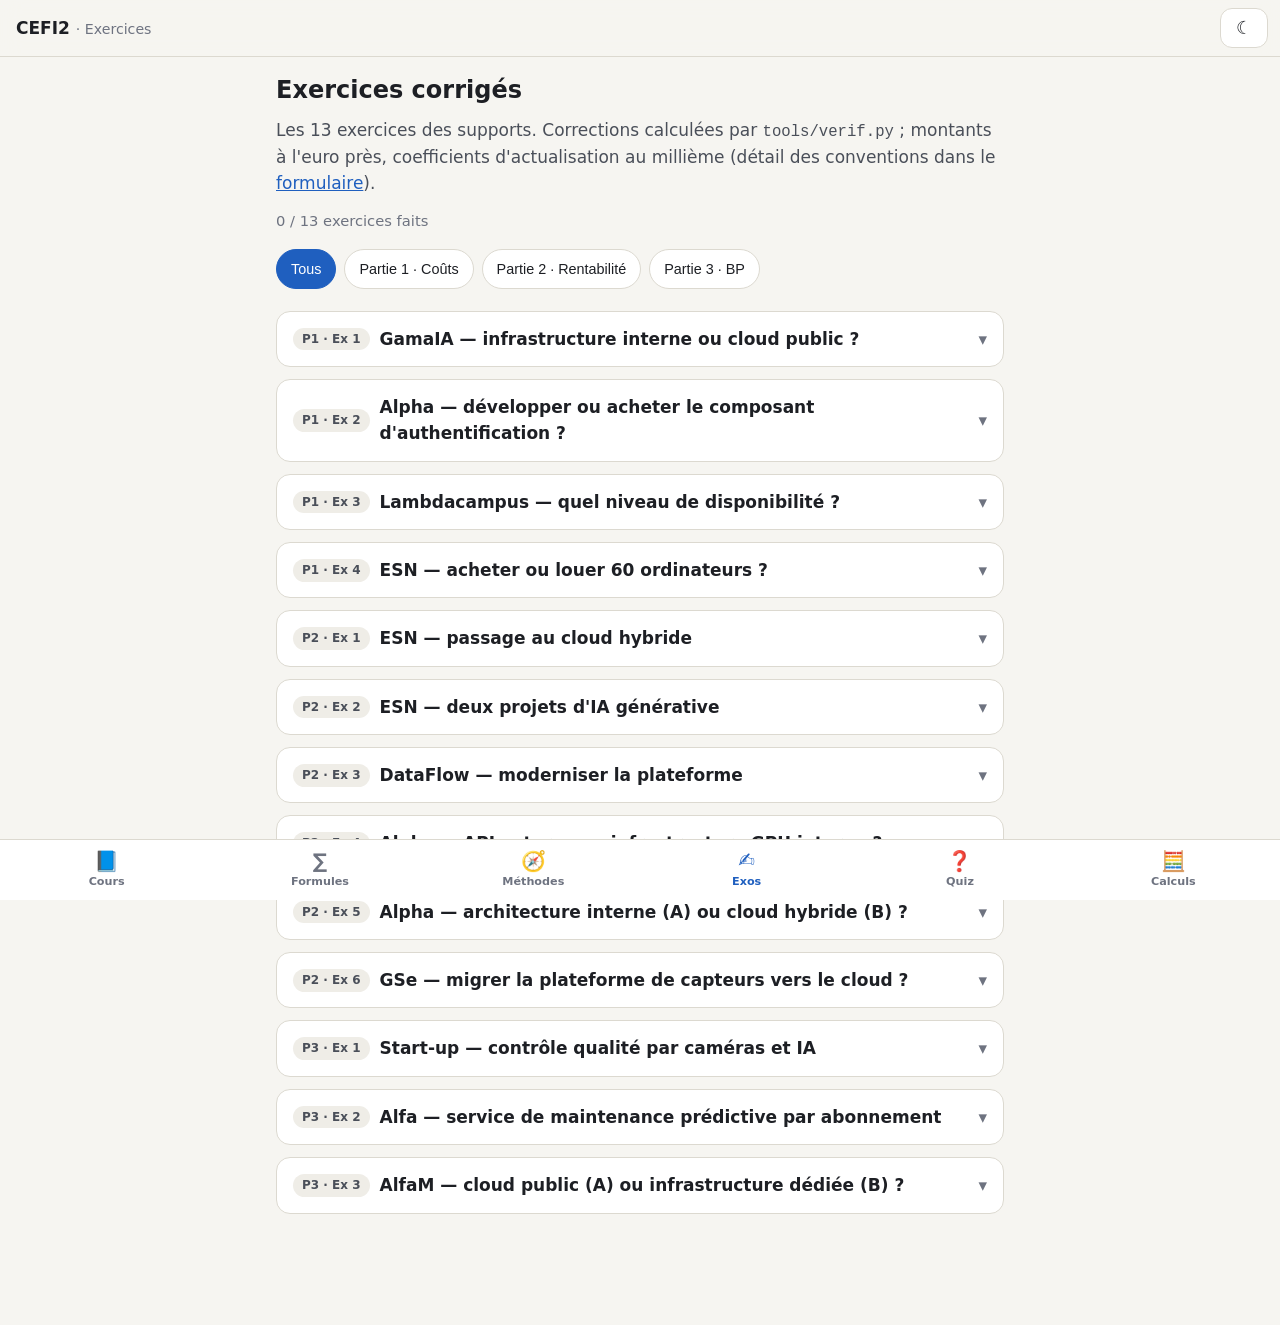
<file: exercices.html>
<!doctype html>
<html lang="fr">
<head>
<meta charset="utf-8">
<meta name="viewport" content="width=device-width, initial-scale=1, viewport-fit=cover">
<title>Exercices corrigés · CEFI2</title>
<meta name="description" content="Les 13 exercices CEFI2 corrigés étape par étape.">
<meta name="theme-color" content="#f6f5f1">
<link rel="manifest" href="manifest.webmanifest">
<link rel="icon" href="icons/icon.svg" type="image/svg+xml">
<link rel="apple-touch-icon" href="icons/icon-180.png">
<script>try{var t=localStorage.getItem("cefi2-theme");if(t)document.documentElement.setAttribute("data-theme",t)}catch(e){}</script>
<link rel="stylesheet" href="css/style.css">
<script src="js/app.js" defer></script>
<script src="js/exos-data.js" defer></script>
<script src="js/exos.js" defer></script>
</head>
<body data-page="exercices">
<header class="top">
  <a class="brand" href="index.html">CEFI2 <small>· Exercices</small></a>
  <span class="offline-badge">hors ligne</span>
  <button class="iconbtn" id="theme-btn" type="button" aria-label="Changer de thème">☾</button>
</header>

<main>
<h1>Exercices corrigés</h1>
<p class="lead">Les 13 exercices des supports. Corrections calculées par <code>tools/verif.py</code> ; montants à l'euro près,
coefficients d'actualisation au millième (détail des conventions dans le <a href="formulaire.html#f-crit">formulaire</a>).</p>
<p class="muted" id="exo-count"></p>
<div class="chips" role="group" aria-label="Filtrer par partie">
  <button type="button" class="chip" data-filter="all" aria-pressed="true">Tous</button>
  <button type="button" class="chip" data-filter="1" aria-pressed="false">Partie 1 · Coûts</button>
  <button type="button" class="chip" data-filter="2" aria-pressed="false">Partie 2 · Rentabilité</button>
  <button type="button" class="chip" data-filter="3" aria-pressed="false">Partie 3 · BP</button>
</div>
<div id="exo-list"><p class="muted">Chargement…</p></div>
<noscript><p class="warn">JavaScript est nécessaire pour afficher les exercices.</p></noscript>
</main>

<nav class="tabs" aria-label="Navigation principale">
  <a href="cours.html" data-page="cours"><span aria-hidden="true">📘</span>Cours</a>
  <a href="formulaire.html" data-page="formulaire"><span aria-hidden="true">∑</span>Formules</a>
  <a href="methodes.html" data-page="methodes"><span aria-hidden="true">🧭</span>Méthodes</a>
  <a href="exercices.html" data-page="exercices"><span aria-hidden="true">✍️</span>Exos</a>
  <a href="quiz.html" data-page="quiz"><span aria-hidden="true">❓</span>Quiz</a>
  <a href="calculs.html" data-page="calculs"><span aria-hidden="true">🧮</span>Calculs</a>
</nav>
</body>
</html>
</file>
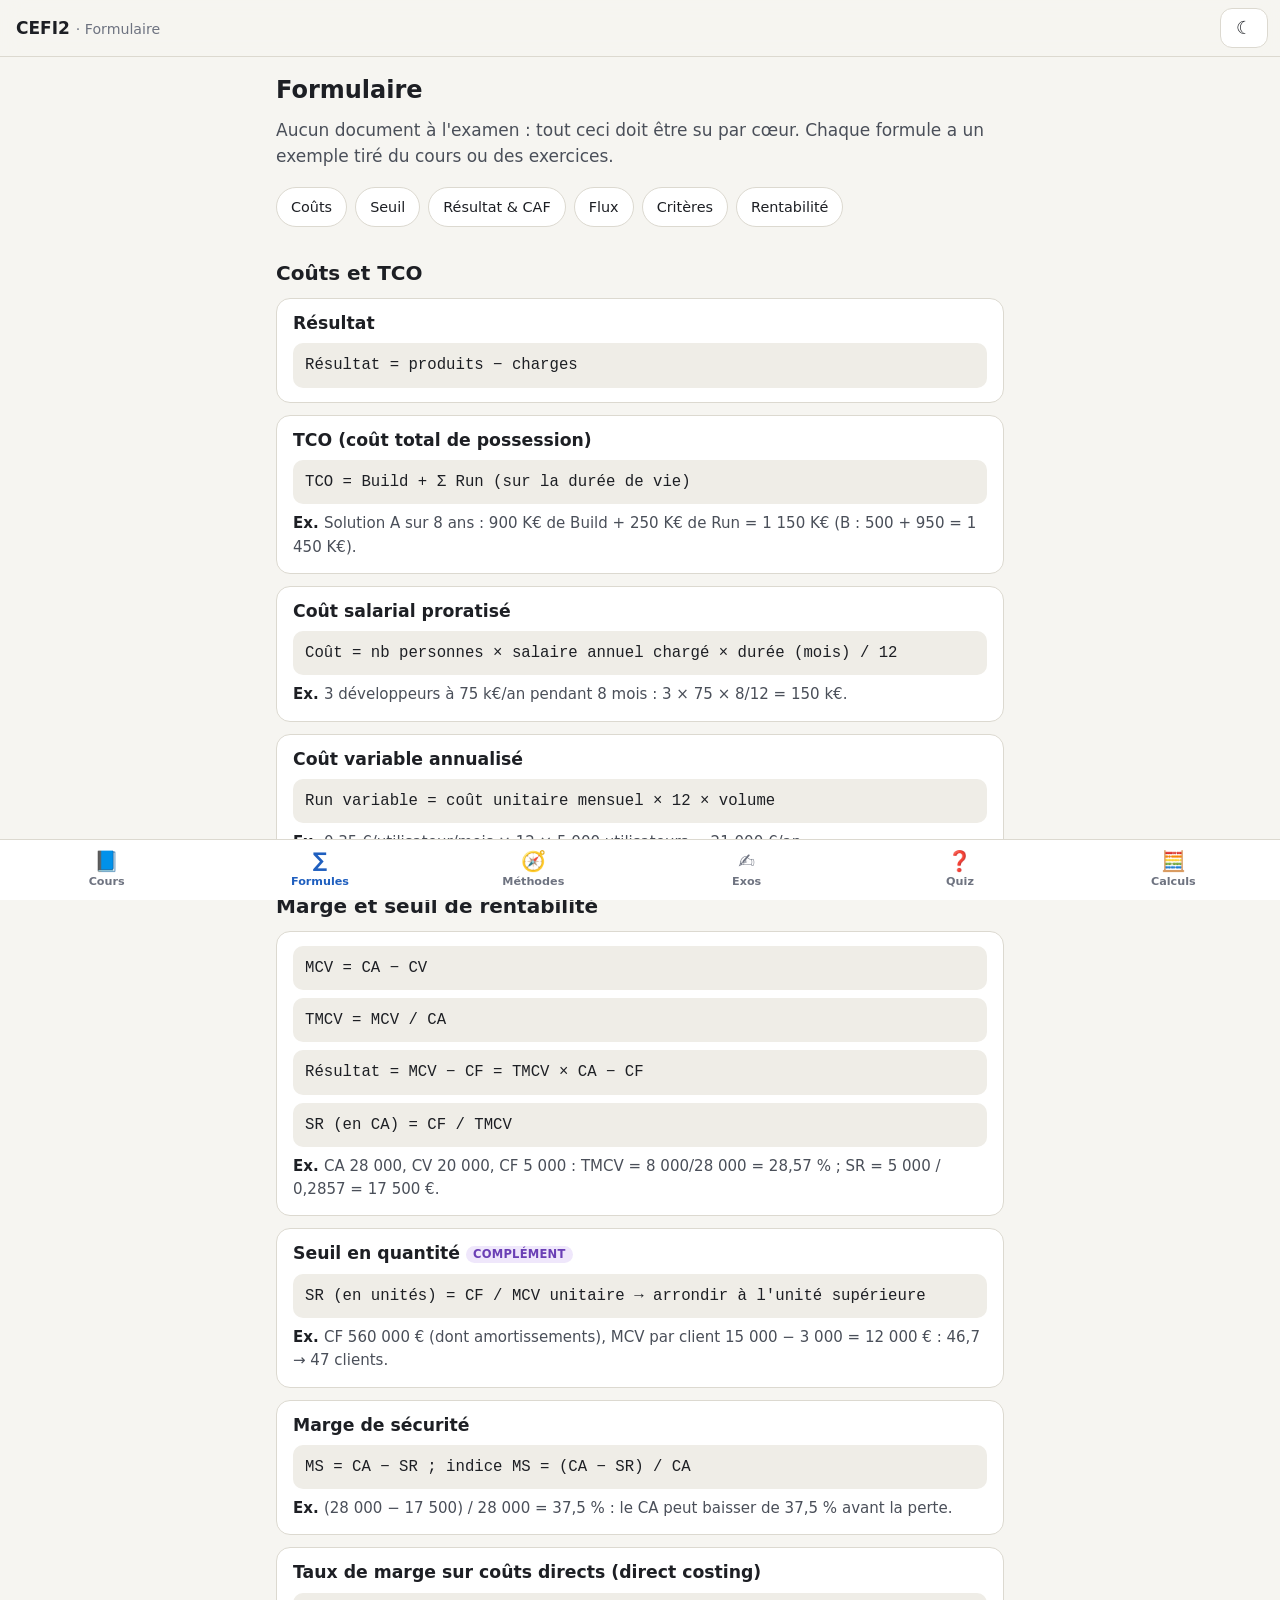
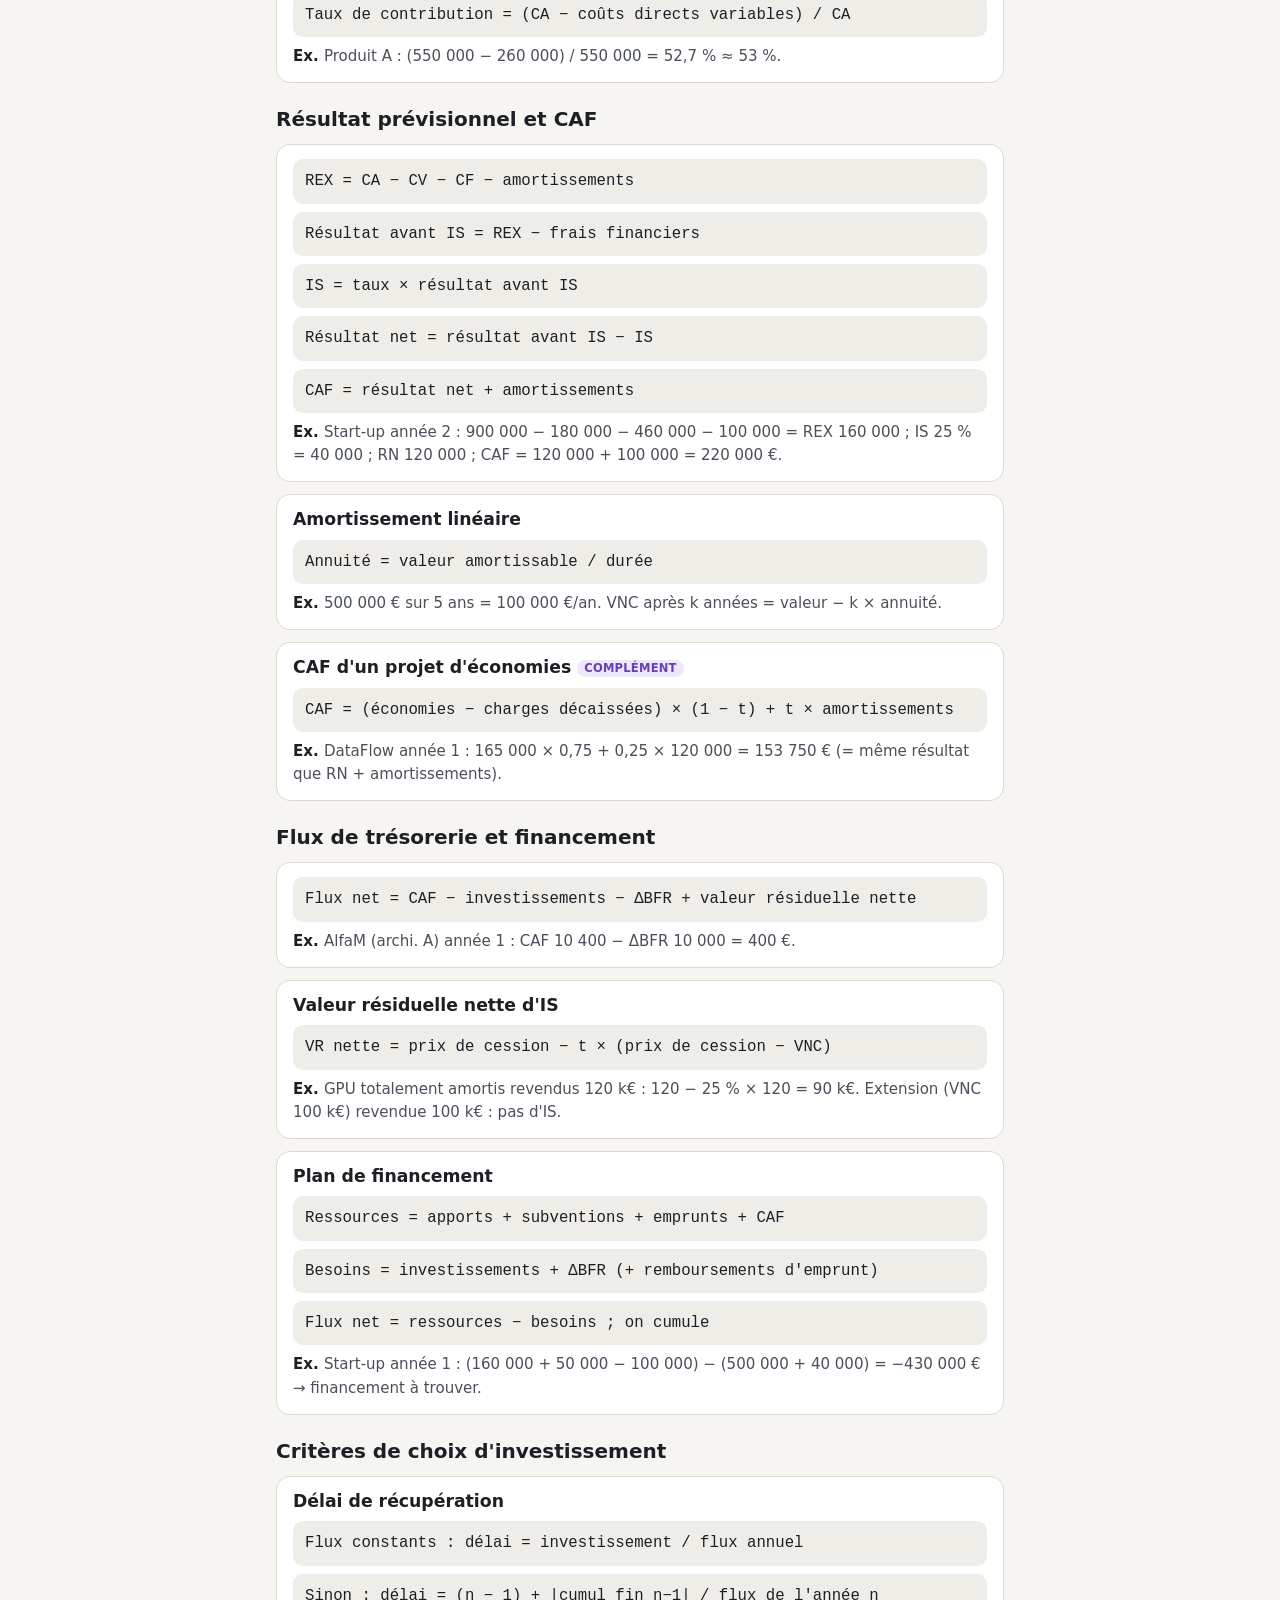
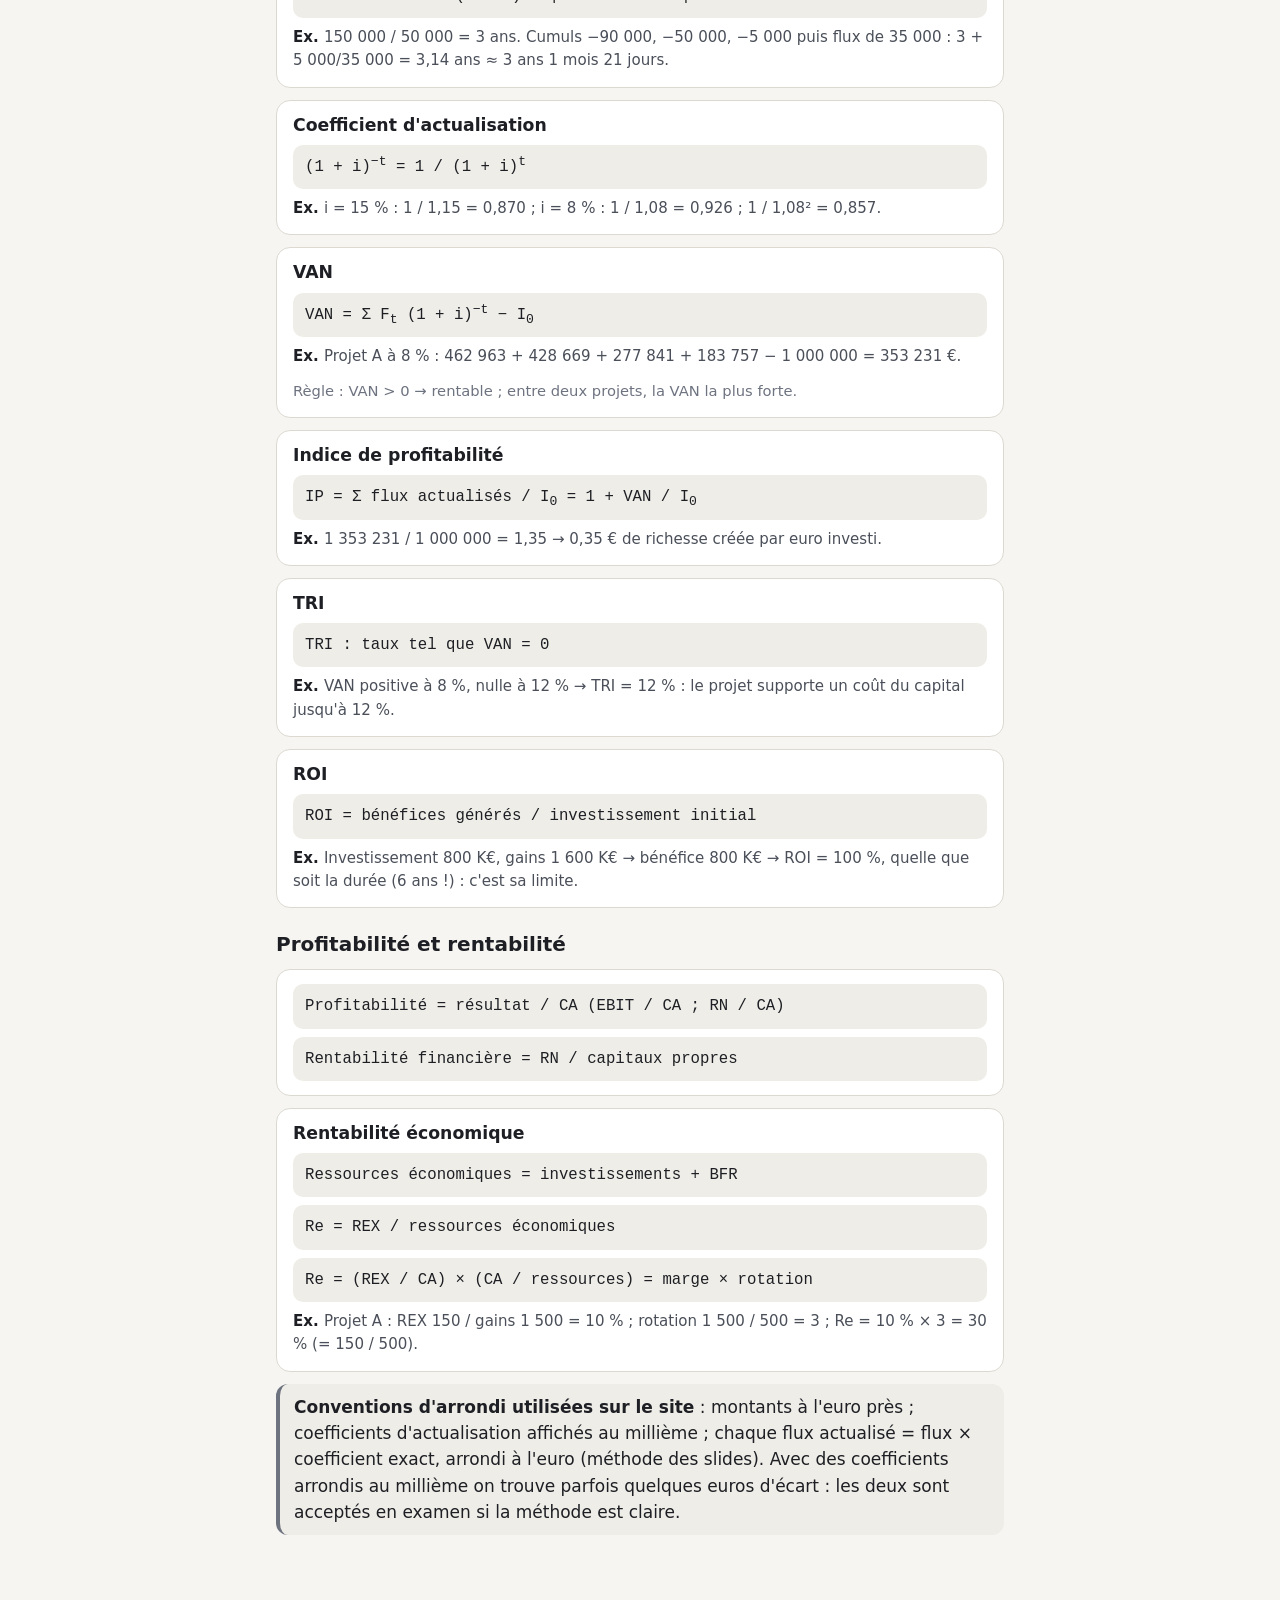
<file: formulaire.html>
<!doctype html>
<html lang="fr">
<head>
<meta charset="utf-8">
<meta name="viewport" content="width=device-width, initial-scale=1, viewport-fit=cover">
<title>Formulaire · CEFI2</title>
<meta name="description" content="Toutes les formules CEFI2 à connaître par cœur, avec un exemple chiffré.">
<meta name="theme-color" content="#f6f5f1">
<link rel="manifest" href="manifest.webmanifest">
<link rel="icon" href="icons/icon.svg" type="image/svg+xml">
<link rel="apple-touch-icon" href="icons/icon-180.png">
<script>try{var t=localStorage.getItem("cefi2-theme");if(t)document.documentElement.setAttribute("data-theme",t)}catch(e){}</script>
<link rel="stylesheet" href="css/style.css">
<script src="js/app.js" defer></script>
</head>
<body data-page="formulaire">
<header class="top">
  <a class="brand" href="index.html">CEFI2 <small>· Formulaire</small></a>
  <span class="offline-badge">hors ligne</span>
  <button class="iconbtn" id="theme-btn" type="button" aria-label="Changer de thème">☾</button>
</header>

<main>
<h1>Formulaire</h1>
<p class="lead">Aucun document à l'examen : tout ceci doit être su par cœur. Chaque formule a un exemple tiré du cours ou des exercices.</p>
<nav class="chips" aria-label="Rubriques">
  <a href="#f-couts">Coûts</a><a href="#f-sr">Seuil</a><a href="#f-cr">Résultat &amp; CAF</a>
  <a href="#f-flux">Flux</a><a href="#f-crit">Critères</a><a href="#f-re">Rentabilité</a>
</nav>

<h2 id="f-couts">Coûts et TCO</h2>
<div class="card">
  <h3>Résultat</h3>
  <div class="formula">Résultat = produits − charges</div>
</div>
<div class="card">
  <h3>TCO (coût total de possession)</h3>
  <div class="formula">TCO = Build + Σ Run (sur la durée de vie)</div>
  <p class="ex">Solution A sur 8 ans : 900 K€ de Build + 250 K€ de Run = 1 150 K€ (B : 500 + 950 = 1 450 K€).</p>
</div>
<div class="card">
  <h3>Coût salarial proratisé</h3>
  <div class="formula">Coût = nb personnes × salaire annuel chargé × durée (mois) / 12</div>
  <p class="ex">3 développeurs à 75 k€/an pendant 8 mois : 3 × 75 × 8/12 = 150 k€.</p>
</div>
<div class="card">
  <h3>Coût variable annualisé</h3>
  <div class="formula">Run variable = coût unitaire mensuel × 12 × volume</div>
  <p class="ex">0,35 €/utilisateur/mois × 12 × 5 000 utilisateurs = 21 000 €/an.</p>
</div>

<h2 id="f-sr">Marge et seuil de rentabilité</h2>
<div class="card">
  <div class="formula">MCV = CA − CV</div>
  <div class="formula">TMCV = MCV / CA</div>
  <div class="formula">Résultat = MCV − CF = TMCV × CA − CF</div>
  <div class="formula">SR (en CA) = CF / TMCV</div>
  <p class="ex">CA 28 000, CV 20 000, CF 5 000 : TMCV = 8 000/28 000 = 28,57 % ; SR = 5 000 / 0,2857 = 17 500 €.</p>
</div>
<div class="card">
  <h3>Seuil en quantité <span class="tag">complément</span></h3>
  <div class="formula">SR (en unités) = CF / MCV unitaire  → arrondir à l'unité supérieure</div>
  <p class="ex">CF 560 000 € (dont amortissements), MCV par client 15 000 − 3 000 = 12 000 € : 46,7 → 47 clients.</p>
</div>
<div class="card">
  <h3>Marge de sécurité</h3>
  <div class="formula">MS = CA − SR   ;   indice MS = (CA − SR) / CA</div>
  <p class="ex">(28 000 − 17 500) / 28 000 = 37,5 % : le CA peut baisser de 37,5 % avant la perte.</p>
</div>
<div class="card">
  <h3>Taux de marge sur coûts directs (direct costing)</h3>
  <div class="formula">Taux de contribution = (CA − coûts directs variables) / CA</div>
  <p class="ex">Produit A : (550 000 − 260 000) / 550 000 = 52,7 % ≈ 53 %.</p>
</div>

<h2 id="f-cr">Résultat prévisionnel et CAF</h2>
<div class="card">
  <div class="formula">REX = CA − CV − CF − amortissements</div>
  <div class="formula">Résultat avant IS = REX − frais financiers</div>
  <div class="formula">IS = taux × résultat avant IS</div>
  <div class="formula">Résultat net = résultat avant IS − IS</div>
  <div class="formula">CAF = résultat net + amortissements</div>
  <p class="ex">Start-up année 2 : 900 000 − 180 000 − 460 000 − 100 000 = REX 160 000 ; IS 25 % = 40 000 ; RN 120 000 ; CAF = 120 000 + 100 000 = 220 000 €.</p>
</div>
<div class="card">
  <h3>Amortissement linéaire</h3>
  <div class="formula">Annuité = valeur amortissable / durée</div>
  <p class="ex">500 000 € sur 5 ans = 100 000 €/an. VNC après k années = valeur − k × annuité.</p>
</div>
<div class="card">
  <h3>CAF d'un projet d'économies <span class="tag">complément</span></h3>
  <div class="formula">CAF = (économies − charges décaissées) × (1 − t) + t × amortissements</div>
  <p class="ex">DataFlow année 1 : 165 000 × 0,75 + 0,25 × 120 000 = 153 750 € (= même résultat que RN + amortissements).</p>
</div>

<h2 id="f-flux">Flux de trésorerie et financement</h2>
<div class="card">
  <div class="formula">Flux net = CAF − investissements − ΔBFR + valeur résiduelle nette</div>
  <p class="ex">AlfaM (archi. A) année 1 : CAF 10 400 − ΔBFR 10 000 = 400 €.</p>
</div>
<div class="card">
  <h3>Valeur résiduelle nette d'IS</h3>
  <div class="formula">VR nette = prix de cession − t × (prix de cession − VNC)</div>
  <p class="ex">GPU totalement amortis revendus 120 k€ : 120 − 25 % × 120 = 90 k€. Extension (VNC 100 k€) revendue 100 k€ : pas d'IS.</p>
</div>
<div class="card">
  <h3>Plan de financement</h3>
  <div class="formula">Ressources = apports + subventions + emprunts + CAF</div>
  <div class="formula">Besoins = investissements + ΔBFR (+ remboursements d'emprunt)</div>
  <div class="formula">Flux net = ressources − besoins ; on cumule</div>
  <p class="ex">Start-up année 1 : (160 000 + 50 000 − 100 000) − (500 000 + 40 000) = −430 000 € → financement à trouver.</p>
</div>

<h2 id="f-crit">Critères de choix d'investissement</h2>
<div class="card">
  <h3>Délai de récupération</h3>
  <div class="formula">Flux constants : délai = investissement / flux annuel</div>
  <div class="formula">Sinon : délai = (n − 1) + |cumul fin n−1| / flux de l'année n</div>
  <p class="ex">150 000 / 50 000 = 3 ans. Cumuls −90 000, −50 000, −5 000 puis flux de 35 000 : 3 + 5 000/35 000 = 3,14 ans ≈ 3 ans 1 mois 21 jours.</p>
</div>
<div class="card">
  <h3>Coefficient d'actualisation</h3>
  <div class="formula">(1 + i)<sup>−t</sup> = 1 / (1 + i)<sup>t</sup></div>
  <p class="ex">i = 15 % : 1 / 1,15 = 0,870 ; i = 8 % : 1 / 1,08 = 0,926 ; 1 / 1,08² = 0,857.</p>
</div>
<div class="card">
  <h3>VAN</h3>
  <div class="formula">VAN = Σ F<sub>t</sub> (1 + i)<sup>−t</sup> − I<sub>0</sub></div>
  <p class="ex">Projet A à 8 % : 462 963 + 428 669 + 277 841 + 183 757 − 1 000 000 = 353 231 €.</p>
  <p class="muted">Règle : VAN &gt; 0 → rentable ; entre deux projets, la VAN la plus forte.</p>
</div>
<div class="card">
  <h3>Indice de profitabilité</h3>
  <div class="formula">IP = Σ flux actualisés / I<sub>0</sub> = 1 + VAN / I<sub>0</sub></div>
  <p class="ex">1 353 231 / 1 000 000 = 1,35 → 0,35 € de richesse créée par euro investi.</p>
</div>
<div class="card">
  <h3>TRI</h3>
  <div class="formula">TRI : taux tel que VAN = 0</div>
  <p class="ex">VAN positive à 8 %, nulle à 12 % → TRI = 12 % : le projet supporte un coût du capital jusqu'à 12 %.</p>
</div>
<div class="card">
  <h3>ROI</h3>
  <div class="formula">ROI = bénéfices générés / investissement initial</div>
  <p class="ex">Investissement 800 K€, gains 1 600 K€ → bénéfice 800 K€ → ROI = 100 %, quelle que soit la durée (6 ans !) : c'est sa limite.</p>
</div>

<h2 id="f-re">Profitabilité et rentabilité</h2>
<div class="card">
  <div class="formula">Profitabilité = résultat / CA  (EBIT / CA ; RN / CA)</div>
  <div class="formula">Rentabilité financière = RN / capitaux propres</div>
</div>
<div class="card">
  <h3>Rentabilité économique</h3>
  <div class="formula">Ressources économiques = investissements + BFR</div>
  <div class="formula">Re = REX / ressources économiques</div>
  <div class="formula">Re = (REX / CA) × (CA / ressources) = marge × rotation</div>
  <p class="ex">Projet A : REX 150 / gains 1 500 = 10 % ; rotation 1 500 / 500 = 3 ; Re = 10 % × 3 = 30 % (= 150 / 500).</p>
</div>

<div class="info"><p><b>Conventions d'arrondi utilisées sur le site</b> : montants à l'euro près ; coefficients d'actualisation affichés au millième ;
chaque flux actualisé = flux × coefficient exact, arrondi à l'euro (méthode des slides). Avec des coefficients arrondis au millième
on trouve parfois quelques euros d'écart : les deux sont acceptés en examen si la méthode est claire.</p></div>
</main>

<nav class="tabs" aria-label="Navigation principale">
  <a href="cours.html" data-page="cours"><span aria-hidden="true">📘</span>Cours</a>
  <a href="formulaire.html" data-page="formulaire"><span aria-hidden="true">∑</span>Formules</a>
  <a href="methodes.html" data-page="methodes"><span aria-hidden="true">🧭</span>Méthodes</a>
  <a href="exercices.html" data-page="exercices"><span aria-hidden="true">✍️</span>Exos</a>
  <a href="quiz.html" data-page="quiz"><span aria-hidden="true">❓</span>Quiz</a>
  <a href="calculs.html" data-page="calculs"><span aria-hidden="true">🧮</span>Calculs</a>
</nav>
</body>
</html>
</file>
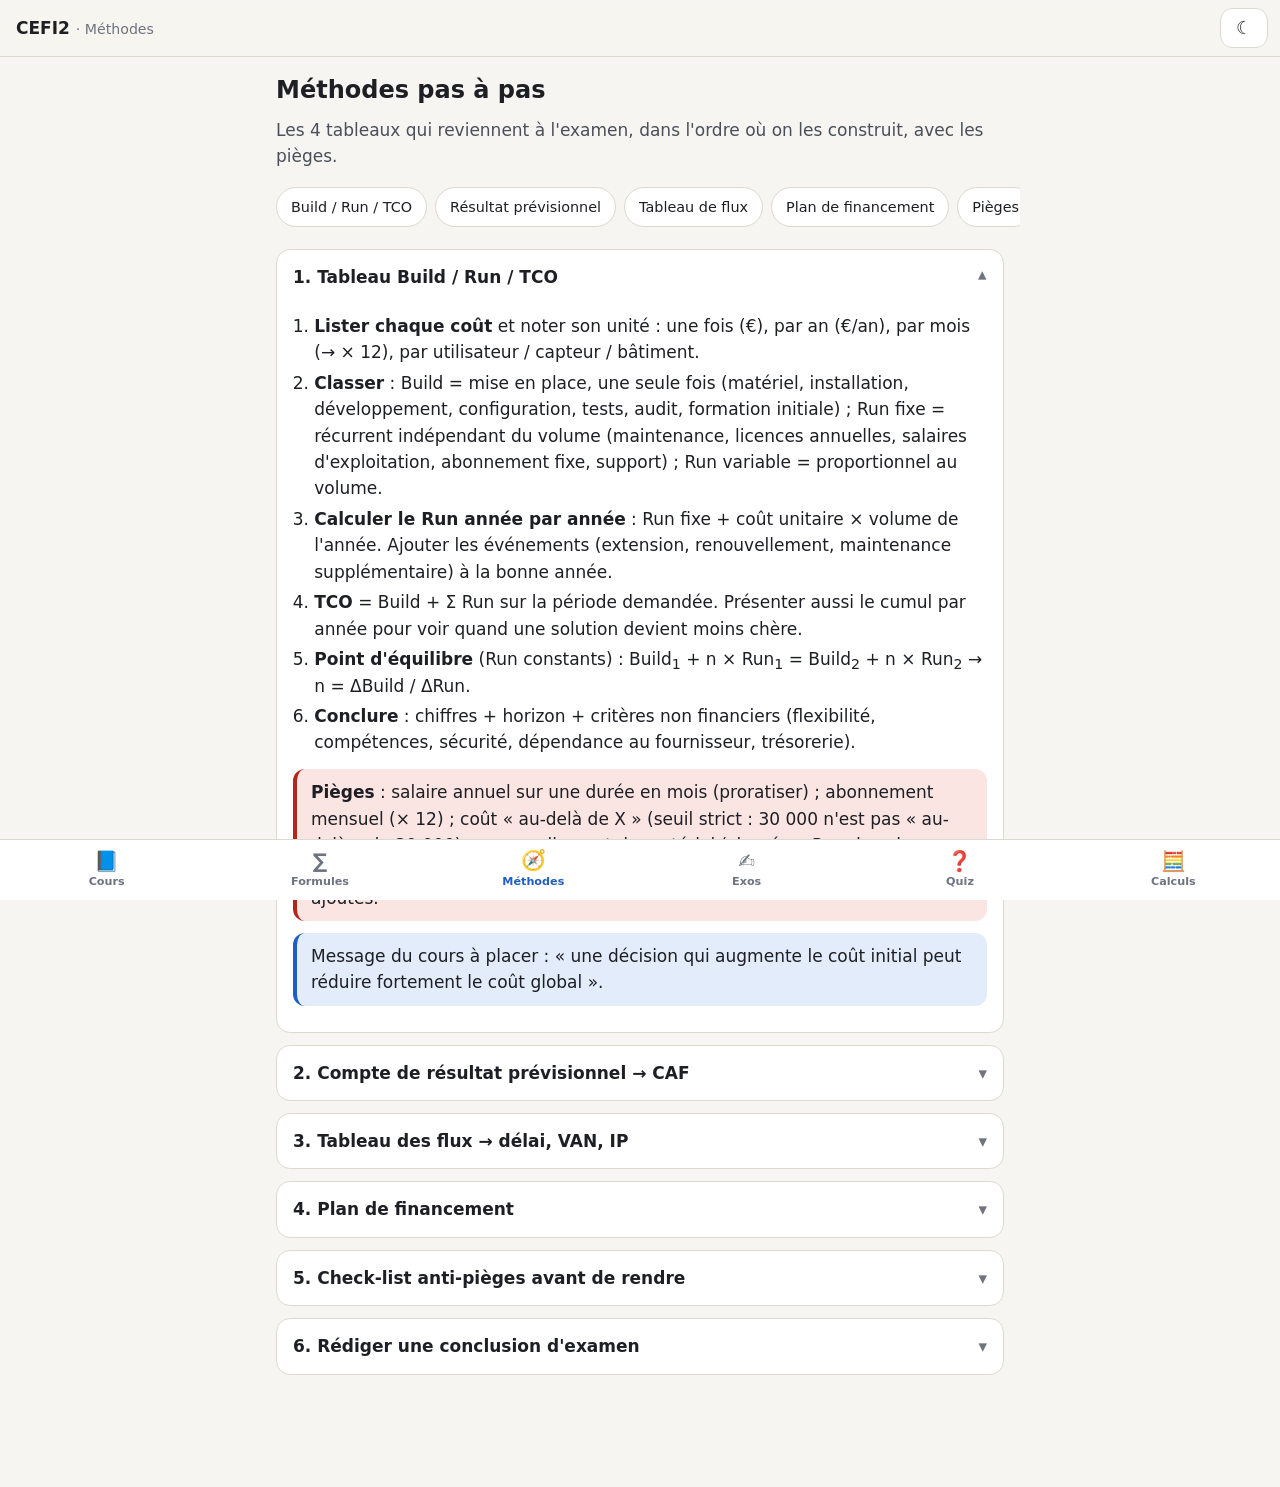
<file: methodes.html>
<!doctype html>
<html lang="fr">
<head>
<meta charset="utf-8">
<meta name="viewport" content="width=device-width, initial-scale=1, viewport-fit=cover">
<title>Méthodes · CEFI2</title>
<meta name="description" content="Méthodes pas à pas : TCO, compte de résultat prévisionnel, tableau de flux, plan de financement.">
<meta name="theme-color" content="#f6f5f1">
<link rel="manifest" href="manifest.webmanifest">
<link rel="icon" href="icons/icon.svg" type="image/svg+xml">
<link rel="apple-touch-icon" href="icons/icon-180.png">
<script>try{var t=localStorage.getItem("cefi2-theme");if(t)document.documentElement.setAttribute("data-theme",t)}catch(e){}</script>
<link rel="stylesheet" href="css/style.css">
<script src="js/app.js" defer></script>
</head>
<body data-page="methodes">
<header class="top">
  <a class="brand" href="index.html">CEFI2 <small>· Méthodes</small></a>
  <span class="offline-badge">hors ligne</span>
  <button class="iconbtn" id="theme-btn" type="button" aria-label="Changer de thème">☾</button>
</header>

<main>
<h1>Méthodes pas à pas</h1>
<p class="lead">Les 4 tableaux qui reviennent à l'examen, dans l'ordre où on les construit, avec les pièges.</p>
<nav class="chips" aria-label="Méthodes">
  <a href="#m-tco">Build / Run / TCO</a><a href="#m-cr">Résultat prévisionnel</a>
  <a href="#m-flux">Tableau de flux</a><a href="#m-pf">Plan de financement</a><a href="#m-pieges">Pièges</a><a href="#m-redac">Rédiger</a>
</nav>

<details class="fold" id="m-tco" open>
<summary>1. Tableau Build / Run / TCO</summary>
<div class="body">
  <ol>
    <li><b>Lister chaque coût</b> et noter son unité : une fois (€), par an (€/an), par mois (→ × 12), par utilisateur / capteur / bâtiment.</li>
    <li><b>Classer</b> : Build = mise en place, une seule fois (matériel, installation, développement, configuration, tests, audit, formation initiale) ; Run fixe = récurrent indépendant du volume (maintenance, licences annuelles, salaires d'exploitation, abonnement fixe, support) ; Run variable = proportionnel au volume.</li>
    <li><b>Calculer le Run année par année</b> : Run fixe + coût unitaire × volume de l'année. Ajouter les événements (extension, renouvellement, maintenance supplémentaire) à la bonne année.</li>
    <li><b>TCO</b> = Build + Σ Run sur la période demandée. Présenter aussi le cumul par année pour voir quand une solution devient moins chère.</li>
    <li><b>Point d'équilibre</b> (Run constants) : Build<sub>1</sub> + n × Run<sub>1</sub> = Build<sub>2</sub> + n × Run<sub>2</sub> → n = ΔBuild / ΔRun.</li>
    <li><b>Conclure</b> : chiffres + horizon + critères non financiers (flexibilité, compétences, sécurité, dépendance au fournisseur, trésorerie).</li>
  </ol>
  <div class="trap"><p><b>Pièges</b> : salaire annuel sur une durée en mois (proratiser) ; abonnement mensuel (× 12) ; coût « au-delà de X » (seuil strict : 30 000 n'est pas « au-delà » de 30 000) ; renouvellement du matériel (classé en Run dans le cours, « remplacement en fin de vie ») ; ne pas oublier la maintenance des postes ajoutés.</p></div>
  <div class="key"><p>Message du cours à placer : « une décision qui augmente le coût initial peut réduire fortement le coût global ».</p></div>
</div>
</details>

<details class="fold" id="m-cr">
<summary>2. Compte de résultat prévisionnel → CAF</summary>
<div class="body">
  <div class="tw"><table>
    <thead><tr><th>Ligne</th><th>Comment la calculer</th></tr></thead>
    <tbody>
      <tr><th>CA</th><td>clients × prix (+ frais ponctuels × nouveaux clients). Pour un projet d'économies : économies réalisées.</td></tr>
      <tr><th>− CV</th><td>coût unitaire × volume ; commissions = % du CA concerné</td></tr>
      <tr><th>− CF</th><td>charges fixes décaissées (salaires, loyers, licences, maintenance…)</td></tr>
      <tr><th>− Amortissements</th><td>investissement / durée (linéaire), dès l'année de mise en service</td></tr>
      <tr class="tot"><th>= REX</th><td>résultat d'exploitation</td></tr>
      <tr><th>− Frais financiers</th><td>intérêts d'emprunt (seulement si le taux est donné)</td></tr>
      <tr class="tot"><th>= Résultat avant IS</th><td></td></tr>
      <tr><th>− IS</th><td>taux × résultat avant IS (voir piège sur les pertes)</td></tr>
      <tr class="tot"><th>= Résultat net</th><td></td></tr>
      <tr class="tot"><th>CAF</th><td>résultat net + amortissements</td></tr>
    </tbody></table></div>
  <div class="trap">
    <p><b>Pièges</b></p>
    <ul>
      <li><b>L'amortissement n'est pas décaissé</b> : il diminue le résultat (donc l'IS) puis on le rajoute pour la CAF. Ne jamais mettre l'amortissement ET l'investissement dans les flux.</li>
      <li><b>Formation passée en charges</b> : pas d'amortissement ; c'est une charge de l'année où elle est faite (souvent l'année 0).</li>
      <li><b>Résultat négatif</b> : entreprise existante et bénéficiaire → économie d'IS (IS négatif) ; start-up sans autre activité → IS = 0. <span class="tag">complément</span> report des déficits possible si demandé.</li>
      <li>Les frais financiers ne vont <b>pas</b> dans les flux servant à la VAN (le taux d'actualisation rémunère déjà les capitaux) <span class="tag">complément</span>.</li>
      <li>Taux d'IS non donné : l'écrire comme hypothèse (25 % dans ce cours).</li>
    </ul>
  </div>
</div>
</details>

<details class="fold" id="m-flux">
<summary>3. Tableau des flux → délai, VAN, IP</summary>
<div class="body">
  <div class="tw"><table>
    <thead><tr><th></th><th>A0</th><th>A1 … An</th></tr></thead>
    <tbody>
      <tr><th>− Investissements</th><td>initial (+ formation)</td><td>extensions, renouvellements</td></tr>
      <tr><th>+ CAF</th><td></td><td>chaque année</td></tr>
      <tr><th>− Variation du BFR</th><td>BFR de démarrage</td><td>augmentations (+ récupération finale si l'énoncé le dit)</td></tr>
      <tr><th>+ Valeur résiduelle nette</th><td></td><td>dernière année</td></tr>
      <tr class="tot"><th>= Flux net</th><td></td><td></td></tr>
      <tr><th>Flux cumulés</th><td colspan="2">→ délai de récupération</td></tr>
      <tr><th>× (1 + i)<sup>−t</sup></th><td colspan="2">→ flux actualisés → VAN, IP</td></tr>
    </tbody></table></div>
  <ol>
    <li>Écrire les flux nets année par année (convention : flux en fin d'année ; investissement initial en A0).</li>
    <li>Cumuler pour le <b>délai</b> : année où le cumul devient positif, puis interpolation : (n − 1) + manque / flux de l'année n. Convertir en mois (× 12) et jours (× 30).</li>
    <li>Coefficients (1 + i)<sup>−t</sup> au millième ; flux actualisés à l'euro près.</li>
    <li><b>VAN</b> = Σ flux actualisés (A1…An) − I<sub>0</sub> ; <b>IP</b> = Σ flux actualisés / I<sub>0</sub>.</li>
    <li>Interpréter : VAN &gt; 0 / IP &gt; 1 → rentable ; comparer ; liquidité (délai) vs rentabilité (VAN) ; durée de vie.</li>
  </ol>
  <div class="trap">
    <p><b>Pièges</b></p>
    <ul>
      <li><b>BFR = variation</b> : on met chaque année l'<i>augmentation</i> du BFR, pas son niveau. S'il passe de 40 000 à 65 000, le flux est −25 000.</li>
      <li><b>BFR récupéré ou non</b> en fin de période : suivre l'énoncé ; s'il ne dit rien, l'écrire comme hypothèse (le cours n'en parle pas).</li>
      <li><b>Valeur résiduelle nette d'IS ou non</b> : si un taux d'IS est donné et que le bien est amorti, la plus-value (prix − VNC) est imposée. Si les flux sont donnés « tout faits », on ajoute la VR telle quelle.</li>
      <li>Flux déjà nets donnés par l'énoncé : ne pas réappliquer l'IS.</li>
      <li>« Début d'année 4 » = fin d'année 3 en toute rigueur ; la plupart des corrigés le placent dans la colonne A4. Indiquer son choix.</li>
      <li>Le délai du cours est calculé sur flux <b>non actualisés</b>.</li>
    </ul>
  </div>
</div>
</details>

<details class="fold" id="m-pf">
<summary>4. Plan de financement</summary>
<div class="body">
  <ol>
    <li><b>Ressources</b> : ressources propres (apports des associés, fonds propres), subventions, emprunts (année où ils sont versés), CAF de chaque année.</li>
    <li><b>Besoins</b> : investissements (Build et extensions), variation du BFR, remboursements d'emprunt (si donnés).</li>
    <li><b>Flux net</b> = ressources − besoins ; <b>flux nets cumulés</b> année après année.</li>
    <li>Lire le tableau : un cumul négatif = trésorerie négative = le plan <b>n'est pas finançable en l'état</b>. Le montant manquant = le cumul le plus négatif.</li>
    <li>Proposer des solutions : emprunt (avec frais financiers), investisseurs, subvention, étalement des investissements, réduction du BFR (délais clients/fournisseurs), architecture moins capitalistique (cloud).</li>
  </ol>
  <div class="trap"><p><b>Pièges</b> : la CAF peut être négative (année de perte) → elle diminue les ressources ; ne pas mettre le résultat net à la place de la CAF ; ne pas oublier le BFR de démarrage ; l'emprunt ne s'ajoute qu'une fois (l'année où il est encaissé).</p></div>
  <div class="key"><p>Rentabilité (le projet crée-t-il de la valeur ?), financement (avec quelles ressources ?) et trésorerie (a-t-on l'argent à chaque instant ?) sont trois questions différentes : un projet rentable peut être infinançable.</p></div>
</div>
</details>

<details class="fold" id="m-pieges">
<summary>5. Check-list anti-pièges avant de rendre</summary>
<div class="body">
  <ul>
    <li>☐ Unités homogènes (€ / k€, mois / an).</li>
    <li>☐ Amortissements dans le résultat, investissements dans les flux, jamais les deux dans les flux.</li>
    <li>☐ Formation : charge, pas d'amortissement.</li>
    <li>☐ IS : taux donné ? économie d'IS si perte (entreprise existante) ?</li>
    <li>☐ BFR en variation ; récupération finale ?</li>
    <li>☐ Valeur résiduelle : nette d'IS ? dans la dernière année.</li>
    <li>☐ Seuil de rentabilité : CF avec amortissements ; arrondi au client supérieur.</li>
    <li>☐ Délai : interpolation, réponse en années + mois.</li>
    <li>☐ VAN : signe, unité, phrase d'interprétation.</li>
    <li>☐ Hypothèses écrites noir sur blanc quand l'énoncé est ambigu.</li>
  </ul>
</div>
</details>

<details class="fold" id="m-redac">
<summary>6. Rédiger une conclusion d'examen</summary>
<div class="body">
  <p>Structure en 4 temps (5–6 lignes) :</p>
  <ol>
    <li><b>Résultat chiffré</b> : « Le projet A a une VAN de 353 231 € et un IP de 1,35… »</li>
    <li><b>Interprétation</b> : « …il couvre le coût des capitaux de 8 % et crée 0,35 € de richesse par euro investi. »</li>
    <li><b>Comparaison / nuance</b> : liquidité vs rentabilité, durée de vie, risque, sensibilité aux hypothèses.</li>
    <li><b>Décision argumentée</b> + critères non financiers (valeur perçue, sécurité, flexibilité, compétences).</li>
  </ol>
  <div class="info"><p>Formules utiles : « le projet est rentable mais pas finançable en l'état », « la rentabilité n'est pas qu'une affaire de CA et de résultat », « la valeur créée justifie-t-elle le coût ? ».</p></div>
</div>
</details>
</main>

<nav class="tabs" aria-label="Navigation principale">
  <a href="cours.html" data-page="cours"><span aria-hidden="true">📘</span>Cours</a>
  <a href="formulaire.html" data-page="formulaire"><span aria-hidden="true">∑</span>Formules</a>
  <a href="methodes.html" data-page="methodes"><span aria-hidden="true">🧭</span>Méthodes</a>
  <a href="exercices.html" data-page="exercices"><span aria-hidden="true">✍️</span>Exos</a>
  <a href="quiz.html" data-page="quiz"><span aria-hidden="true">❓</span>Quiz</a>
  <a href="calculs.html" data-page="calculs"><span aria-hidden="true">🧮</span>Calculs</a>
</nav>
</body>
</html>
</file>
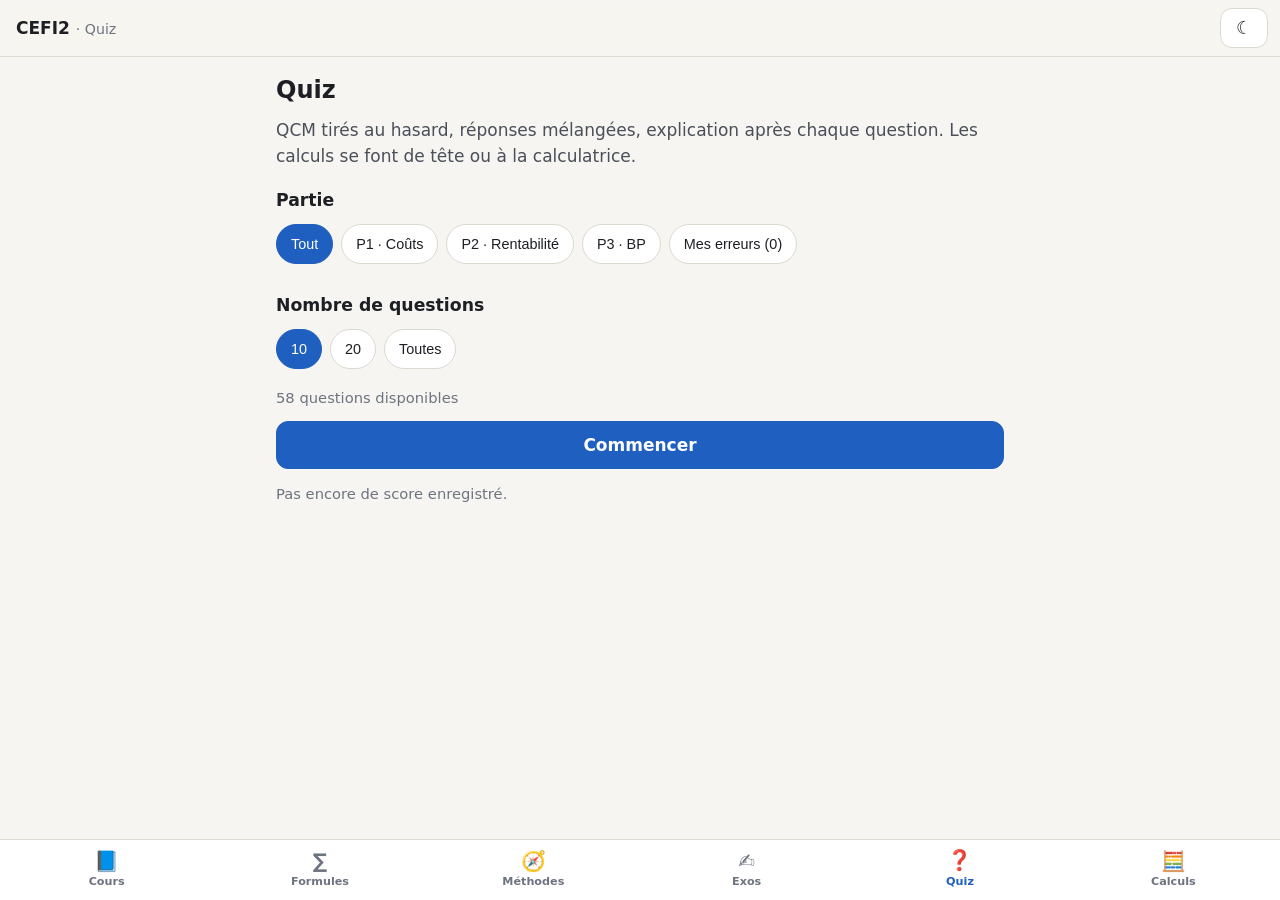
<file: quiz.html>
<!doctype html>
<html lang="fr">
<head>
<meta charset="utf-8">
<meta name="viewport" content="width=device-width, initial-scale=1, viewport-fit=cover">
<title>Quiz · CEFI2</title>
<meta name="description" content="QCM CEFI2 : définitions, interprétation, calculs de tête.">
<meta name="theme-color" content="#f6f5f1">
<link rel="manifest" href="manifest.webmanifest">
<link rel="icon" href="icons/icon.svg" type="image/svg+xml">
<link rel="apple-touch-icon" href="icons/icon-180.png">
<script>try{var t=localStorage.getItem("cefi2-theme");if(t)document.documentElement.setAttribute("data-theme",t)}catch(e){}</script>
<link rel="stylesheet" href="css/style.css">
<script src="js/app.js" defer></script>
<script src="js/quiz-data.js" defer></script>
<script src="js/quiz.js" defer></script>
</head>
<body data-page="quiz">
<header class="top">
  <a class="brand" href="index.html">CEFI2 <small>· Quiz</small></a>
  <span class="offline-badge">hors ligne</span>
  <button class="iconbtn" id="theme-btn" type="button" aria-label="Changer de thème">☾</button>
</header>

<main>
<section id="q-setup">
  <h1>Quiz</h1>
  <p class="lead">QCM tirés au hasard, réponses mélangées, explication après chaque question. Les calculs se font de tête ou à la calculatrice.</p>
  <h3>Partie</h3>
  <div class="chips" role="group" aria-label="Partie">
    <button type="button" class="chip" data-part="all" aria-pressed="true">Tout</button>
    <button type="button" class="chip" data-part="1" aria-pressed="false">P1 · Coûts</button>
    <button type="button" class="chip" data-part="2" aria-pressed="false">P2 · Rentabilité</button>
    <button type="button" class="chip" data-part="3" aria-pressed="false">P3 · BP</button>
    <button type="button" class="chip" data-part="wrong" aria-pressed="false">Mes erreurs (<span id="q-wrong-n">0</span>)</button>
  </div>
  <h3>Nombre de questions</h3>
  <div class="chips" role="group" aria-label="Nombre de questions">
    <button type="button" class="chip" data-n="10" aria-pressed="true">10</button>
    <button type="button" class="chip" data-n="20" aria-pressed="false">20</button>
    <button type="button" class="chip" data-n="0" aria-pressed="false">Toutes</button>
  </div>
  <p class="muted" id="q-avail"></p>
  <button type="button" class="btn primary block" id="q-start">Commencer</button>
  <p class="muted" id="q-best" style="margin-top:14px"></p>
</section>

<section id="q-play" hidden>
  <div class="q-meta"><span id="q-count"></span><span id="q-score"></span></div>
  <div class="q-progress"><i id="q-bar"></i></div>
  <span class="badge" id="q-part"></span>
  <p class="q-text" id="q-text" aria-live="polite"></p>
  <div class="opts" id="q-opts"></div>
  <div id="q-expl" class="expl" hidden aria-live="polite"></div>
  <div class="btnrow">
    <button type="button" class="btn primary" id="q-next" hidden>Question suivante →</button>
  </div>
  <button type="button" class="btn" id="q-quit" style="margin-top:8px">Arrêter</button>
</section>

<section id="q-end" hidden>
  <h1>Résultat</h1>
  <p class="score-big" id="q-final"></p>
  <p style="text-align:center" id="q-final-msg"></p>
  <button type="button" class="btn primary block" id="q-again">Nouveau quiz</button>
</section>
</main>

<nav class="tabs" aria-label="Navigation principale">
  <a href="cours.html" data-page="cours"><span aria-hidden="true">📘</span>Cours</a>
  <a href="formulaire.html" data-page="formulaire"><span aria-hidden="true">∑</span>Formules</a>
  <a href="methodes.html" data-page="methodes"><span aria-hidden="true">🧭</span>Méthodes</a>
  <a href="exercices.html" data-page="exercices"><span aria-hidden="true">✍️</span>Exos</a>
  <a href="quiz.html" data-page="quiz"><span aria-hidden="true">❓</span>Quiz</a>
  <a href="calculs.html" data-page="calculs"><span aria-hidden="true">🧮</span>Calculs</a>
</nav>
</body>
</html>
</file>
<file: css/style.css>
/* CEFI2 — révisions. Mobile-first, sans dépendance. */
:root {
  --bg: #f6f5f1;
  --surface: #ffffff;
  --surface-2: #efede7;
  --line: #dcd9d0;
  --ink: #1d1f24;
  --ink-2: #4a4f59;
  --ink-3: #6e7380;
  --accent: #1f5fbf;
  --accent-ink: #ffffff;
  --accent-soft: #e3ecfa;
  --good: #1d7a46;
  --good-soft: #e1f3e8;
  --bad: #b3261e;
  --bad-soft: #fbe5e3;
  --warn: #8a5a00;
  --warn-soft: #fdf1d6;
  --compl: #6a3fb5;
  --compl-soft: #efe7fb;
  --radius: 14px;
  --tap: 48px;
  --mono: ui-monospace, "SF Mono", "Cascadia Mono", Menlo, Consolas, monospace;
  --sans: system-ui, -apple-system, "Segoe UI", Roboto, "Helvetica Neue", Arial, sans-serif;
  color-scheme: light;
}
@media (prefers-color-scheme: dark) {
  :root:not([data-theme="light"]) {
    --bg: #121418; --surface: #1b1e24; --surface-2: #242830; --line: #333843;
    --ink: #eceef2; --ink-2: #b9bec9; --ink-3: #8d93a0;
    --accent: #7fb0ff; --accent-ink: #0d1420; --accent-soft: #1d2a40;
    --good: #6fd39a; --good-soft: #15301f; --bad: #ff8a80; --bad-soft: #3a1c1a;
    --warn: #f3c26b; --warn-soft: #36290f; --compl: #c3a5f5; --compl-soft: #2a2140;
    color-scheme: dark;
  }
}
:root[data-theme="dark"] {
  --bg: #121418; --surface: #1b1e24; --surface-2: #242830; --line: #333843;
  --ink: #eceef2; --ink-2: #b9bec9; --ink-3: #8d93a0;
  --accent: #7fb0ff; --accent-ink: #0d1420; --accent-soft: #1d2a40;
  --good: #6fd39a; --good-soft: #15301f; --bad: #ff8a80; --bad-soft: #3a1c1a;
  --warn: #f3c26b; --warn-soft: #36290f; --compl: #c3a5f5; --compl-soft: #2a2140;
  color-scheme: dark;
}

* { box-sizing: border-box; }
[hidden] { display: none !important; }
html { -webkit-text-size-adjust: 100%; scroll-padding-top: 64px; }
body {
  margin: 0; background: var(--bg); color: var(--ink);
  font: 17px/1.55 var(--sans);
  padding-bottom: calc(68px + env(safe-area-inset-bottom));
  overflow-x: hidden;
}
a { color: var(--accent); }
h1, h2, h3, h4 { line-height: 1.25; margin: 1.2em 0 .5em; }
h1 { font-size: 1.5rem; margin-top: .4em; }
h2 { font-size: 1.25rem; }
h3 { font-size: 1.08rem; }
p, ul, ol { margin: .5em 0 .8em; }
ul, ol { padding-left: 1.25em; }
li { margin: .25em 0; }
b, strong { font-weight: 650; }
sup, sub { line-height: 0; }
code, .f { font-family: var(--mono); font-size: .92em; }

/* ---------- en-tête ---------- */
.top {
  position: sticky; top: 0; z-index: 20;
  display: flex; align-items: center; gap: 8px;
  padding: 8px 12px 8px 16px; padding-top: calc(8px + env(safe-area-inset-top));
  background: var(--bg);
  background: color-mix(in srgb, var(--bg) 88%, transparent);
  backdrop-filter: saturate(1.4) blur(10px); -webkit-backdrop-filter: saturate(1.4) blur(10px);
  border-bottom: 1px solid var(--line);
}
.top .brand { font-weight: 700; text-decoration: none; color: var(--ink); flex: 1; min-width: 0;
  white-space: nowrap; overflow: hidden; text-overflow: ellipsis; }
.top .brand small { color: var(--ink-3); font-weight: 500; }
.iconbtn {
  min-width: var(--tap); height: 40px; border-radius: 12px; border: 1px solid var(--line);
  background: var(--surface); color: var(--ink); font-size: 1.1rem; cursor: pointer;
}
.offline-badge { display: none; font-size: .75rem; padding: 2px 8px; border-radius: 99px;
  background: var(--warn-soft); color: var(--warn); }
body.offline .offline-badge { display: inline-block; }

/* ---------- navigation basse ---------- */
.tabs {
  position: fixed; left: 0; right: 0; bottom: 0; z-index: 30;
  display: grid; grid-template-columns: repeat(6, 1fr);
  background: var(--surface); border-top: 1px solid var(--line);
  padding-bottom: env(safe-area-inset-bottom);
}
.tabs a {
  display: flex; flex-direction: column; align-items: center; justify-content: center; gap: 1px;
  min-height: 60px; text-decoration: none; color: var(--ink-3); font-size: .7rem; font-weight: 600;
}
.tabs a span { font-size: 1.25rem; line-height: 1.1; }
.tabs a[aria-current="page"] { color: var(--accent); }
.tabs a[aria-current="page"] span { transform: translateY(-1px); }

/* ---------- mise en page ---------- */
main { max-width: 760px; margin: 0 auto; padding: 8px 16px 32px; }
.lead { color: var(--ink-2); }
.muted { color: var(--ink-3); font-size: .92rem; }
.card {
  background: var(--surface); border: 1px solid var(--line); border-radius: var(--radius);
  padding: 14px 16px; margin: 12px 0;
}
.card > :first-child { margin-top: 0; }
.card > :last-child { margin-bottom: 0; }
.grid { display: grid; gap: 10px; grid-template-columns: 1fr 1fr; }
@media (min-width: 600px) { .grid.g3 { grid-template-columns: repeat(3, 1fr); } }
.tile {
  display: block; text-decoration: none; color: var(--ink);
  background: var(--surface); border: 1px solid var(--line); border-radius: var(--radius);
  padding: 14px; min-height: 96px;
}
.tile .ic { font-size: 1.5rem; }
.tile b { display: block; margin-top: 4px; }
.tile small { color: var(--ink-3); }

/* sommaire de page (chips défilants) */
.chips { display: flex; gap: 8px; overflow-x: auto; padding: 4px 0 10px; margin: 0 -16px; padding-left: 16px;
  scrollbar-width: none; }
.chips::-webkit-scrollbar { display: none; }
.chips a, .chip {
  flex: 0 0 auto; padding: 8px 14px; border-radius: 99px; border: 1px solid var(--line);
  background: var(--surface); color: var(--ink); text-decoration: none; font-size: .9rem; white-space: nowrap;
  min-height: 40px; display: inline-flex; align-items: center; cursor: pointer;
}
.chip input { margin: 0 6px 0 0; accent-color: var(--accent); }
.chip:has(input:checked) { border-color: var(--accent); box-shadow: inset 0 0 0 1px var(--accent); }
.chip[aria-pressed="true"], .chips a.on { background: var(--accent); color: var(--accent-ink); border-color: var(--accent); }

/* encadrés */
.key, .warn, .compl, .trap, .info {
  border-radius: 12px; padding: 10px 14px; margin: 12px 0; border-left: 4px solid;
}
.key   { background: var(--accent-soft); border-color: var(--accent); }
.warn  { background: var(--warn-soft);   border-color: var(--warn); }
.trap  { background: var(--bad-soft);    border-color: var(--bad); }
.compl { background: var(--compl-soft);  border-color: var(--compl); }
.info  { background: var(--surface-2);   border-color: var(--ink-3); }
.key > :first-child, .warn > :first-child, .trap > :first-child, .compl > :first-child, .info > :first-child { margin-top: 0; }
.key > :last-child, .warn > :last-child, .trap > :last-child, .compl > :last-child, .info > :last-child { margin-bottom: 0; }
.tag {
  display: inline-block; font-size: .72rem; font-weight: 700; letter-spacing: .02em; text-transform: uppercase;
  padding: 1px 7px; border-radius: 99px; background: var(--compl-soft); color: var(--compl); vertical-align: 1px;
}
li.compl { list-style: none; margin-left: -1.25em; padding: 6px 10px; border-left-width: 3px; }
.note-inline { color: var(--ink-3); font-size: .9em; }

/* définitions */
dl.defs { margin: 0; }
dl.defs dt { font-weight: 700; margin-top: 12px; }
dl.defs dd { margin: 2px 0 0; color: var(--ink-2); }

/* formules */
.formula {
  font-family: var(--mono); font-size: .98rem; background: var(--surface-2);
  border-radius: 10px; padding: 10px 12px; margin: 8px 0; overflow-x: auto; white-space: nowrap;
}
.ex { font-size: .94rem; color: var(--ink-2); }
.ex::before { content: "Ex. "; font-weight: 700; color: var(--ink); }

/* tableaux : défilement dans leur conteneur */
.tw { overflow-x: auto; -webkit-overflow-scrolling: touch; margin: 10px 0; border: 1px solid var(--line);
  border-radius: 10px; background: var(--surface); }
table { border-collapse: collapse; font-size: .86rem; min-width: 100%; }
caption { text-align: left; font-weight: 700; padding: 8px 10px 4px; }
th, td { padding: 7px 9px; border-bottom: 1px solid var(--line); white-space: nowrap; text-align: left; }
thead th { background: var(--surface-2); font-weight: 650; position: sticky; top: 0; }
tbody th { font-weight: 500; position: sticky; left: 0; background: var(--surface); white-space: normal;
  min-width: 9.5em; max-width: 14em; box-shadow: 1px 0 0 var(--line); }
td.n { text-align: right; font-variant-numeric: tabular-nums; }
td.neg { color: var(--bad); }
tr.tot th, tr.tot td { font-weight: 700; background: var(--surface-2); }
tr.tot th { background: var(--surface-2); }
tr:last-child th, tr:last-child td { border-bottom: 0; }

/* boutons */
.btn {
  display: inline-flex; align-items: center; justify-content: center; gap: 6px;
  min-height: var(--tap); padding: 10px 16px; border-radius: 12px;
  border: 1px solid var(--line); background: var(--surface); color: var(--ink);
  font: inherit; font-weight: 600; cursor: pointer; text-decoration: none;
}
.btn.primary { background: var(--accent); color: var(--accent-ink); border-color: var(--accent); }
.btn.block { display: flex; width: 100%; }
.btn:disabled { opacity: .45; cursor: default; }
.btnrow { display: flex; gap: 8px; flex-wrap: wrap; margin: 10px 0; }
.btnrow .btn { flex: 1 1 28%; padding: 10px 8px; font-size: .95rem; }
button:focus-visible, a:focus-visible, input:focus-visible, select:focus-visible, summary:focus-visible {
  outline: 3px solid var(--accent); outline-offset: 2px;
}

/* cases "revu" */
.done-toggle { display: flex; align-items: center; gap: 10px; min-height: var(--tap); cursor: pointer;
  font-weight: 600; color: var(--ink-2); }
.done-toggle input { width: 22px; height: 22px; accent-color: var(--good); }

/* sections repliables */
details.fold { background: var(--surface); border: 1px solid var(--line); border-radius: var(--radius); margin: 12px 0; }
details.fold > summary {
  list-style: none; cursor: pointer; padding: 14px 16px; min-height: var(--tap); font-weight: 700;
  display: flex; align-items: center; gap: 10px;
}
details.fold > summary::-webkit-details-marker { display: none; }
details.fold > summary::after { content: "▾"; margin-left: auto; color: var(--ink-3); transition: transform .2s; }
details.fold[open] > summary::after { transform: rotate(180deg); }
details.fold > .body { padding: 0 16px 14px; }
.check { color: var(--good); font-weight: 800; }

/* exercices */
.exo-head { display: flex; align-items: center; gap: 8px; flex-wrap: wrap; }
.badge { font-size: .75rem; font-weight: 700; padding: 2px 9px; border-radius: 99px; background: var(--surface-2); color: var(--ink-2); }
.badge.ok { background: var(--good-soft); color: var(--good); }
.step { border: 1px solid var(--line); border-radius: 12px; margin: 10px 0; overflow: hidden; }
.step > button {
  width: 100%; text-align: left; background: var(--surface-2); color: var(--ink); border: 0;
  min-height: var(--tap); padding: 10px 14px; font: inherit; font-weight: 650; cursor: pointer;
  display: flex; align-items: center; gap: 8px;
}
.step > button::after { content: "Afficher"; margin-left: auto; font-size: .8rem; font-weight: 600; color: var(--accent); }
.step.open > button::after { content: "Masquer"; }
.step > .sbody { display: none; padding: 4px 14px 10px; }
.step.open > .sbody { display: block; }
.bmc { display: grid; gap: 8px; }
.bmc > div { background: var(--surface-2); border-radius: 10px; padding: 8px 12px; font-size: .95rem; }
@media (min-width: 640px) { .bmc { grid-template-columns: 1fr 1fr; } }

/* quiz */
.q-progress { height: 6px; background: var(--surface-2); border-radius: 99px; overflow: hidden; margin: 8px 0 14px; }
.q-progress > i { display: block; height: 100%; background: var(--accent); width: 0; transition: width .25s; }
.q-meta { display: flex; justify-content: space-between; color: var(--ink-3); font-size: .9rem; }
.q-text { font-size: 1.08rem; font-weight: 600; margin: 8px 0 12px; }
.opts { display: grid; gap: 8px; }
.opt {
  text-align: left; min-height: 52px; padding: 12px 14px; border-radius: 12px; border: 1.5px solid var(--line);
  background: var(--surface); color: var(--ink); font: inherit; cursor: pointer;
}
.opt.ok { border-color: var(--good); background: var(--good-soft); }
.opt.ko { border-color: var(--bad); background: var(--bad-soft); }
.opt:disabled { cursor: default; }
.expl { margin-top: 12px; }
.score-big { font-size: 2.6rem; font-weight: 800; text-align: center; margin: 8px 0 0; }

/* calculateurs */
label.fld { display: block; font-weight: 600; margin: 12px 0 4px; }
input[type="text"], input[type="number"], textarea, select {
  width: 100%; min-height: var(--tap); padding: 10px 12px; border-radius: 12px; border: 1px solid var(--line);
  background: var(--surface); color: var(--ink); font: inherit; font-size: 16px;
}
textarea { min-height: 96px; resize: vertical; font-family: var(--mono); }
.out { background: var(--surface-2); border-radius: 12px; padding: 12px 14px; margin-top: 12px; }
.out .big { font-size: 1.3rem; font-weight: 800; }
.kv { display: grid; grid-template-columns: auto 1fr; gap: 4px 12px; }
.kv dt { color: var(--ink-3); }
.kv dd { margin: 0; text-align: right; font-weight: 700; font-variant-numeric: tabular-nums; }

/* progression */
.bar { height: 8px; border-radius: 99px; background: var(--surface-2); overflow: hidden; }
.bar > i { display: block; height: 100%; background: var(--good); }

footer.foot { max-width: 760px; margin: 0 auto; padding: 0 16px 24px; color: var(--ink-3); font-size: .85rem; }

@media (prefers-reduced-motion: reduce) { * { transition: none !important; scroll-behavior: auto !important; } }
@media print {
  .top, .tabs { display: none; }
  body { padding: 0; }
  .step > .sbody { display: block !important; }
}
</file>
